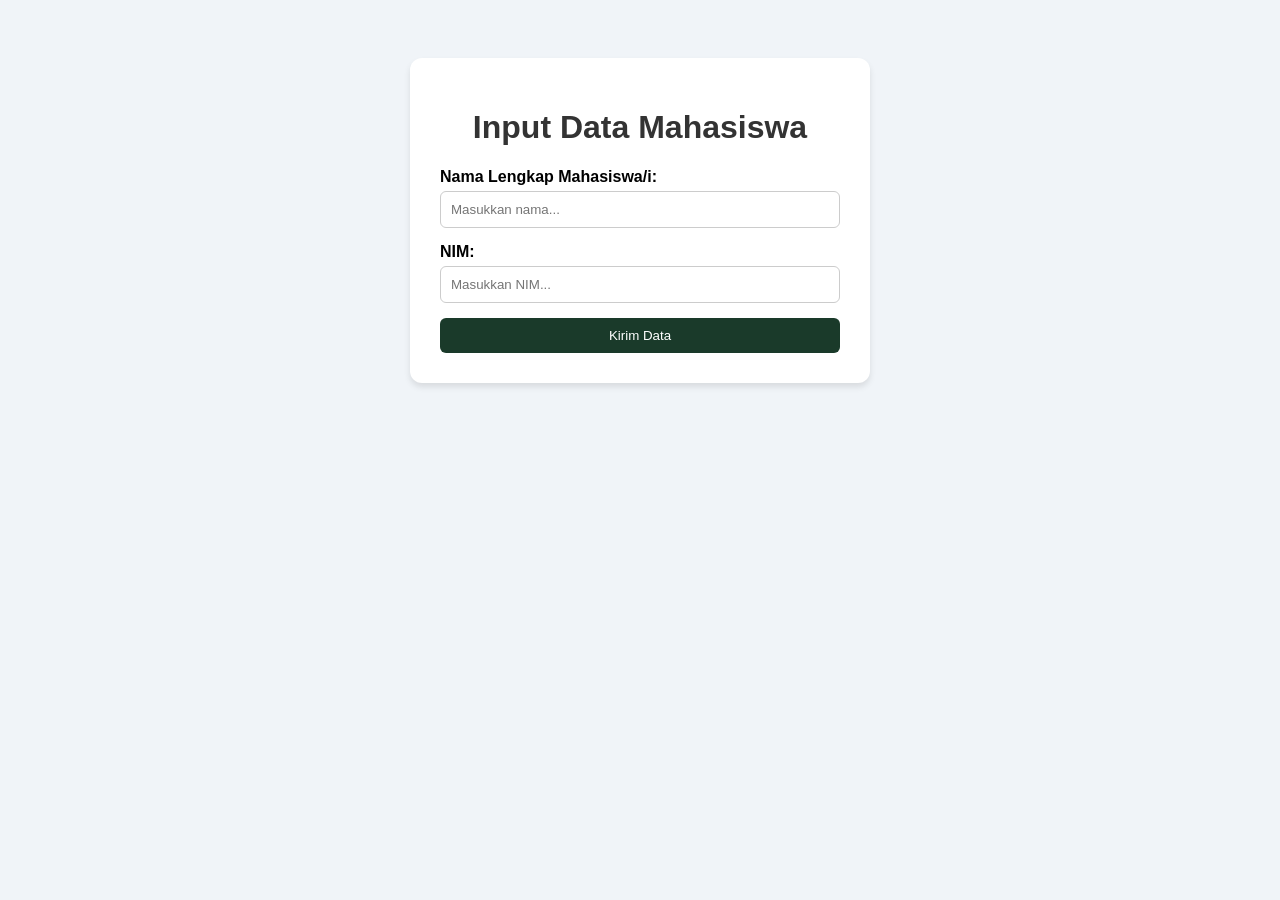
<file: modul 3/index.html>
<!DOCTYPE html>
<html lang="id">
<head>
    <meta charset="UTF-8">
    <meta name="viewport" content="width=device-width, initial-scale=1.0">
    <title>Tugas Modul 3 - Form Data</title>
    <link rel="stylesheet" href="style.css">
    <script src="script.js"></script>
</head>
<body>
    <div class="container">
        <h1>Input Data Mahasiswa</h1>
        <form id="mahasiswaForm">
            <div class="form-group">
                <label for="nama">Nama Lengkap Mahasiswa/i:</label>
                <input type="text" id="nama" placeholder="Masukkan nama..." required>
            </div>
            <div class="form-group">
                <label for="nim">NIM:</label>
                <input type="text" id="nim" placeholder="Masukkan NIM..." required>
            </div>
            <button type="submit" id="btnSubmit">Kirim Data</button>
        </form>

        <div id="displayArea" class="hidden">
            <h3>Hasil Pengiriman:</h3>
            <p id="resNama"></p>
            <p id="resNim"></p>
        </div>
    </div>

    <script src="script.js"></script>
</body>
</html>
</file>
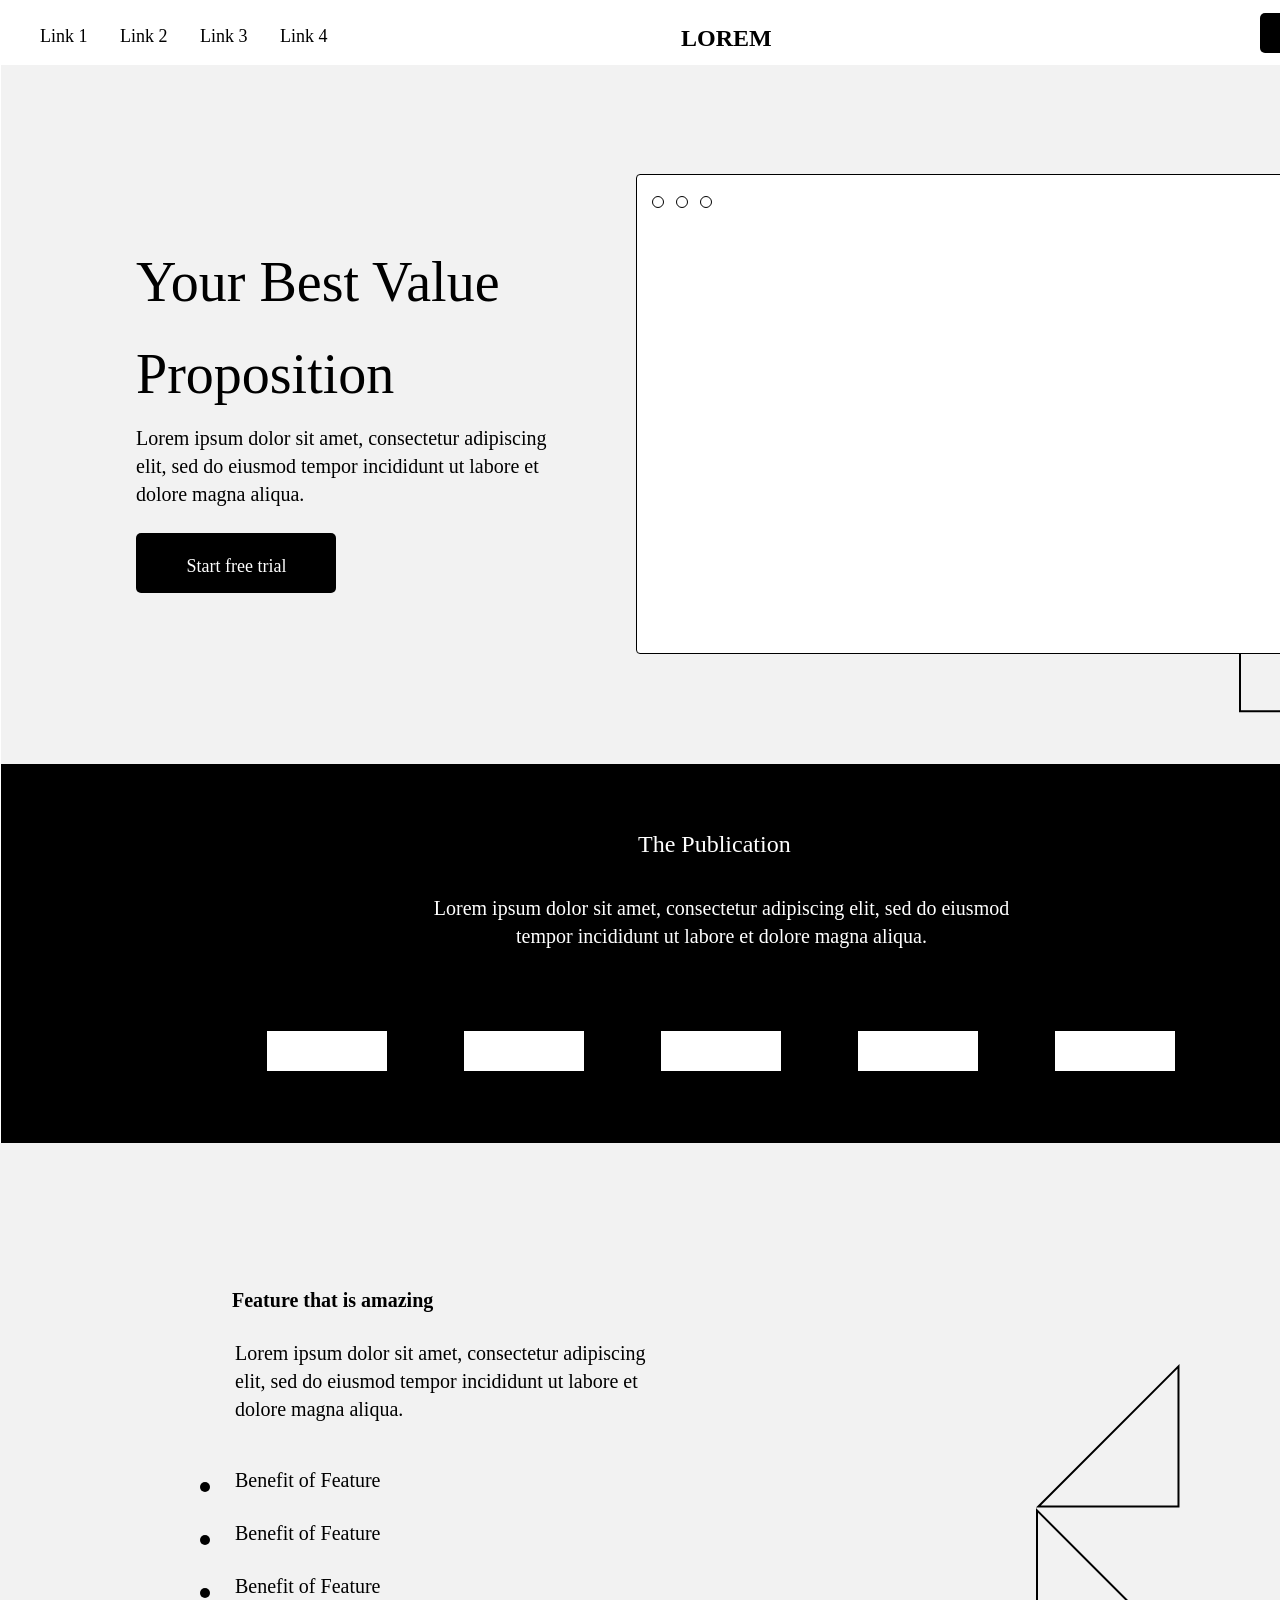
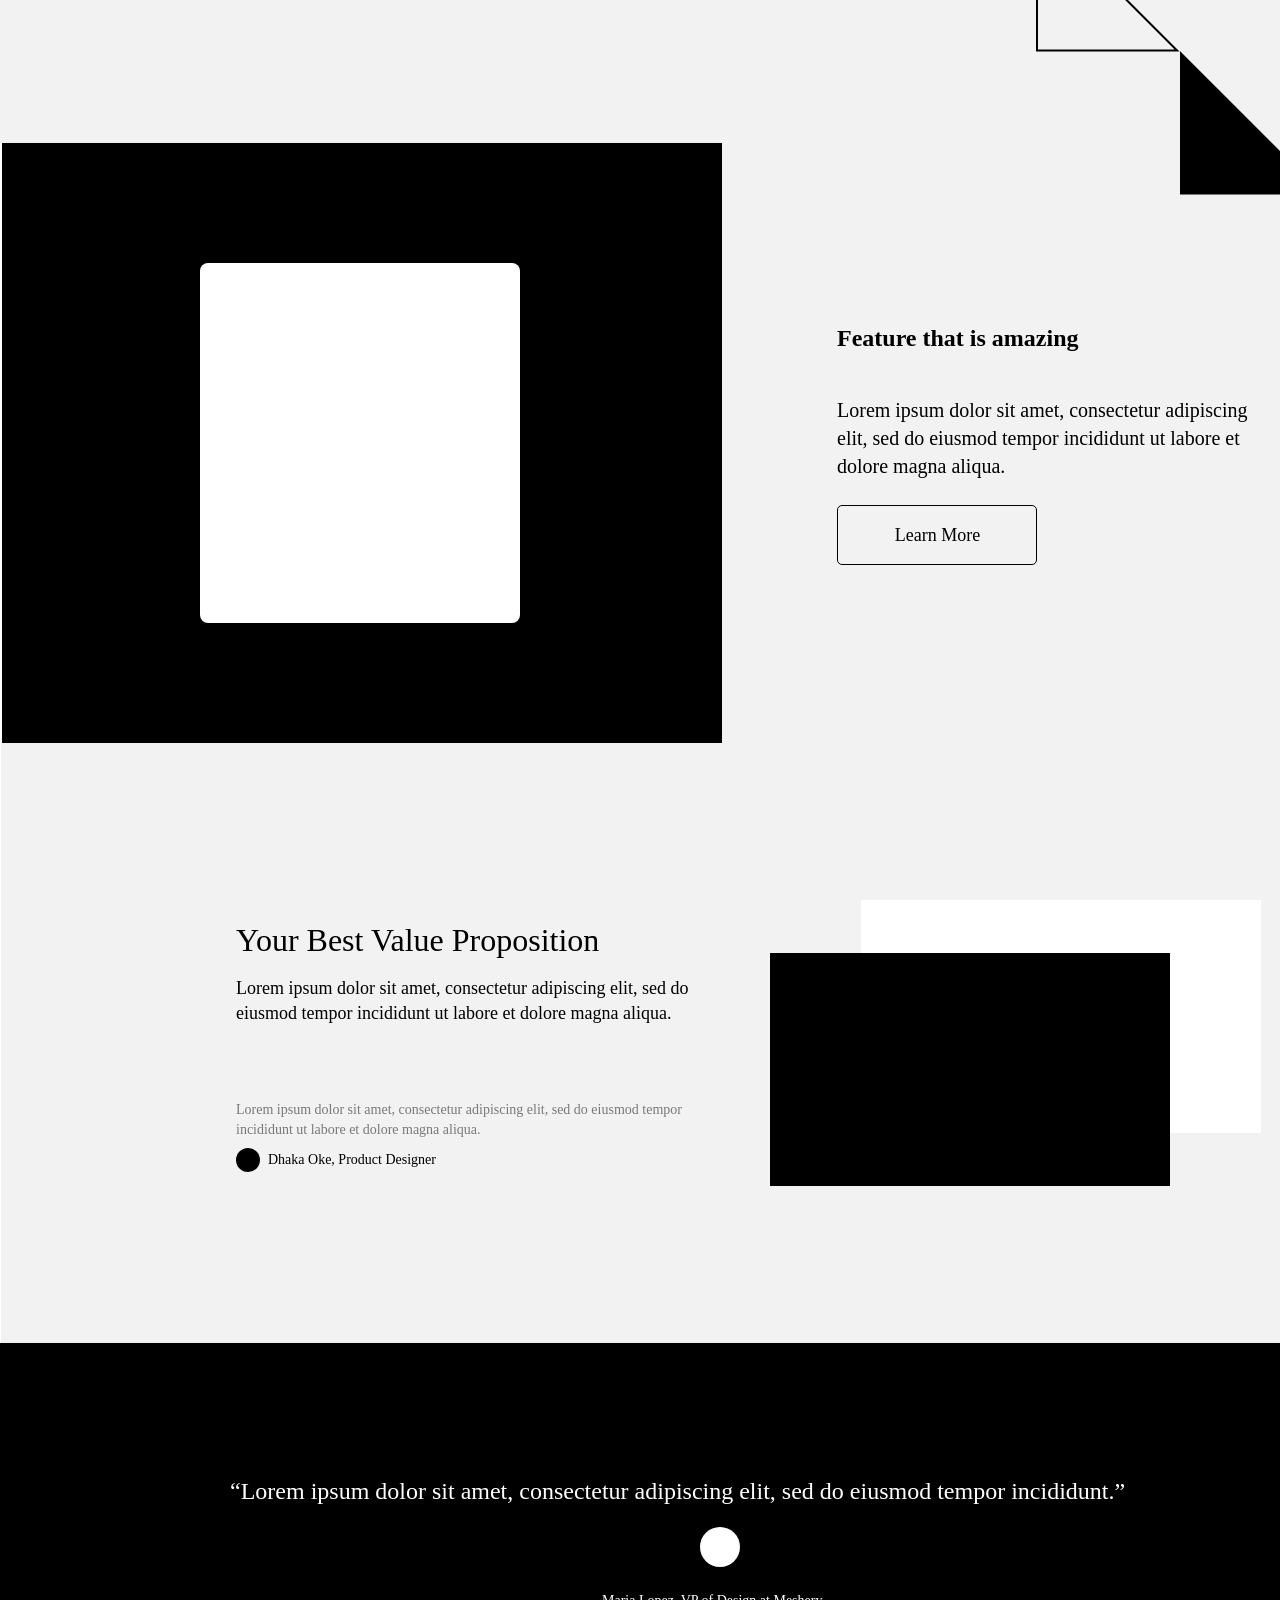
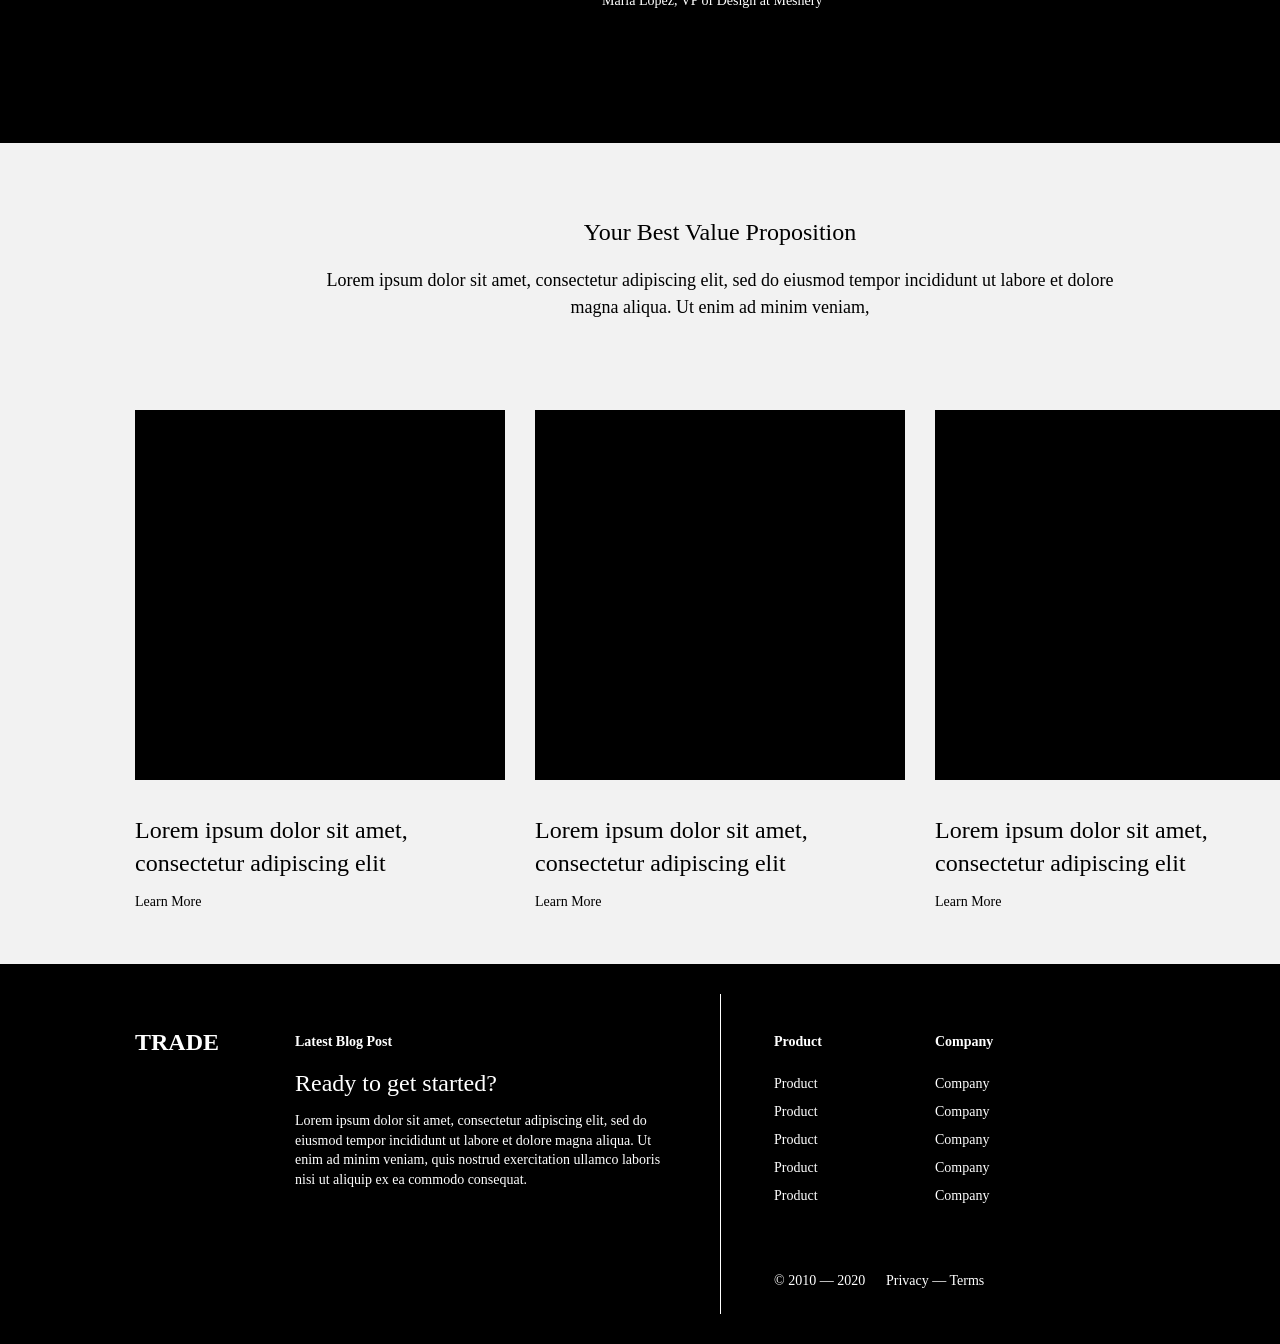
<file: UTS copy lama/index.html>
<!DOCTYPE html>
<html lang="id">
<head>
<meta charset="UTF-8">
<meta name="viewport" content="width=device-width, initial-scale=1.0">
<title>KimiaDasar — Struktur Atom & Ikatan Kimia</title>
<link rel="preconnect" href="https://fonts.googleapis.com">
<link rel="preconnect" href="https://fonts.gstatic.com" crossorigin>
<link href="https://fonts.googleapis.com/css2?family=DM+Serif+Display:ital@0;1&family=DM+Sans:wght@300;400;500;600&display=swap" rel="stylesheet">
<link rel="stylesheet" href="style.css">
</head>
<body>
<div data-layer="Landing Page WIREFRAME" class="LandingPageWireframe" style="width: 1442px; height: 4544px; position: relative; background: white; overflow: hidden">
  <div data-layer="09 Footer Blog Post" class="FooterBlogPost" style="width: 1440px; height: 380px; left: 0px; top: 4164px; position: absolute">
    <div data-layer="Background" class="Background" style="width: 1440px; height: 380px; left: 0px; top: 0px; position: absolute; background: black"></div>
    <div data-layer="Logo" class="Logo" style="left: 135px; top: 59px; position: absolute; text-align: center; color: white; font-size: 24px; font-family: Roboto; font-weight: 700; text-transform: uppercase; word-wrap: break-word">Trade</div>
    <div data-layer="Copyright" class="Copyright" style="left: 774px; top: 307px; position: absolute; text-align: center; color: white; font-size: 14px; font-family: Roboto; font-weight: 400; line-height: 19.69px; word-wrap: break-word">© 2010 — 2020</div>
    <div data-layer="Link" class="Link" style="left: 886px; top: 307px; position: absolute; text-align: center; color: white; font-size: 14px; font-family: Roboto; font-weight: 400; line-height: 19.69px; word-wrap: break-word">Privacy — Terms</div>
    <div data-svg-wrapper data-layer="Divider" class="Divider" style="left: 720px; top: 30px; position: absolute">
      <svg width="1" height="320" viewBox="0 0 1 320" fill="none" xmlns="http://www.w3.org/2000/svg">
      <path d="M0.5 0V320" stroke="white"/>
      </svg>
    </div>
    <div data-layer="Link" class="Link" style="left: 774px; top: 68px; position: absolute; color: white; font-size: 14px; font-family: Roboto; font-weight: 700; line-height: 19.69px; word-wrap: break-word">Product</div>
    <div data-layer="Link" class="Link" style="left: 774px; top: 110px; position: absolute; color: white; font-size: 14px; font-family: Roboto; font-weight: 400; line-height: 19.69px; word-wrap: break-word">Product</div>
    <div data-layer="Link" class="Link" style="left: 774px; top: 138px; position: absolute; color: white; font-size: 14px; font-family: Roboto; font-weight: 400; line-height: 19.69px; word-wrap: break-word">Product</div>
    <div data-layer="Link" class="Link" style="left: 774px; top: 166px; position: absolute; color: white; font-size: 14px; font-family: Roboto; font-weight: 400; line-height: 19.69px; word-wrap: break-word">Product</div>
    <div data-layer="Link" class="Link" style="left: 774px; top: 194px; position: absolute; color: white; font-size: 14px; font-family: Roboto; font-weight: 400; line-height: 19.69px; word-wrap: break-word">Product</div>
    <div data-layer="Link" class="Link" style="left: 774px; top: 222px; position: absolute; color: white; font-size: 14px; font-family: Roboto; font-weight: 400; line-height: 19.69px; word-wrap: break-word">Product</div>
    <div data-layer="Link" class="Link" style="left: 935px; top: 110px; position: absolute; color: white; font-size: 14px; font-family: Roboto; font-weight: 400; line-height: 19.69px; word-wrap: break-word">Company</div>
    <div data-layer="Link" class="Link" style="left: 935px; top: 138px; position: absolute; color: white; font-size: 14px; font-family: Roboto; font-weight: 400; line-height: 19.69px; word-wrap: break-word">Company</div>
    <div data-layer="Link" class="Link" style="left: 935px; top: 166px; position: absolute; color: white; font-size: 14px; font-family: Roboto; font-weight: 400; line-height: 19.69px; word-wrap: break-word">Company</div>
    <div data-layer="Link" class="Link" style="left: 935px; top: 194px; position: absolute; color: white; font-size: 14px; font-family: Roboto; font-weight: 400; line-height: 19.69px; word-wrap: break-word">Company</div>
    <div data-layer="Link" class="Link" style="left: 935px; top: 222px; position: absolute; color: white; font-size: 14px; font-family: Roboto; font-weight: 400; line-height: 19.69px; word-wrap: break-word">Company</div>
    <div data-layer="Link" class="Link" style="left: 935px; top: 68px; position: absolute; color: white; font-size: 14px; font-family: Roboto; font-weight: 700; line-height: 19.69px; word-wrap: break-word">Company</div>
    <div data-layer="Summary" class="Summary" style="width: 370px; left: 295px; top: 147px; position: absolute; color: white; font-size: 14px; font-family: Roboto; font-weight: 400; line-height: 19.69px; word-wrap: break-word">Lorem ipsum dolor sit amet, consectetur adipiscing elit, sed do eiusmod tempor incididunt ut labore et dolore magna aliqua. Ut enim ad minim veniam, quis nostrud exercitation ullamco laboris nisi ut aliquip ex ea commodo consequat.</div>
    <div data-layer="Title" class="Title" style="left: 295px; top: 103px; position: absolute; color: white; font-size: 24px; font-family: Roboto; font-weight: 400; line-height: 33.75px; word-wrap: break-word">Ready to get started?</div>
    <div data-layer="Subtitle" class="Subtitle" style="left: 295px; top: 68px; position: absolute; color: white; font-size: 14px; font-family: Roboto; font-weight: 700; line-height: 19.69px; word-wrap: break-word">Latest Blog Post</div>
  </div>
  <div data-layer="08 Posts Square" class="PostsSquare" style="width: 1440px; height: 821px; left: 0px; top: 3343px; position: absolute">
    <div data-layer="Rectangle" class="Rectangle" style="width: 1440px; height: 821px; left: 0px; top: 0px; position: absolute; background: #F2F2F2"></div>
    <div data-layer="Title" class="Title" style="width: 422px; left: 509px; top: 70px; position: absolute; text-align: center; color: black; font-size: 24px; font-family: Roboto; font-weight: 400; word-wrap: break-word">Your Best Value Proposition</div>
    <div data-layer="Subtitle" class="Subtitle" style="width: 800px; left: 320px; top: 124px; position: absolute; text-align: center; color: black; font-size: 18px; font-family: Roboto; font-weight: 400; line-height: 27.42px; word-wrap: break-word">Lorem ipsum dolor sit amet, consectetur adipiscing elit, sed do eiusmod tempor incididunt ut labore et dolore magna aliqua. Ut enim ad minim veniam,</div>
    <div data-layer="Card Square" class="CardSquare" style="width: 370px; height: 502px; left: 135px; top: 267px; position: absolute">
      <div data-layer="Title" class="Title" style="width: 370px; left: 0px; top: 404px; position: absolute; color: black; font-size: 24px; font-family: Roboto; font-weight: 400; line-height: 32.63px; word-wrap: break-word">Lorem ipsum dolor sit amet, consectetur adipiscing elit</div>
      <div data-layer="Subtitle" class="Subtitle" style="width: 370px; left: 0px; top: 482px; position: absolute; color: black; font-size: 14px; font-family: Roboto; font-weight: 400; line-height: 19.03px; word-wrap: break-word">Learn More</div>
      <div data-layer="Media" class="Media" style="width: 370px; height: 370px; left: 0px; top: 0px; position: absolute; background: black"></div>
    </div>
    <div data-layer="Card Square" class="CardSquare" style="width: 370px; height: 502px; left: 535px; top: 267px; position: absolute">
      <div data-layer="Title" class="Title" style="width: 370px; left: 0px; top: 404px; position: absolute; color: black; font-size: 24px; font-family: Roboto; font-weight: 400; line-height: 32.63px; word-wrap: break-word">Lorem ipsum dolor sit amet, consectetur adipiscing elit</div>
      <div data-layer="Subtitle" class="Subtitle" style="width: 370px; left: 0px; top: 482px; position: absolute; color: black; font-size: 14px; font-family: Roboto; font-weight: 400; line-height: 19.03px; word-wrap: break-word">Learn More</div>
      <div data-layer="Media" class="Media" style="width: 370px; height: 370px; left: 0px; top: 0px; position: absolute; background: black"></div>
    </div>
    <div data-layer="Card Square" class="CardSquare" style="width: 370px; height: 502px; left: 935px; top: 267px; position: absolute">
      <div data-layer="Title" class="Title" style="width: 370px; left: 0px; top: 404px; position: absolute; color: black; font-size: 24px; font-family: Roboto; font-weight: 400; line-height: 32.63px; word-wrap: break-word">Lorem ipsum dolor sit amet, consectetur adipiscing elit</div>
      <div data-layer="Subtitle" class="Subtitle" style="width: 370px; left: 0px; top: 482px; position: absolute; color: black; font-size: 14px; font-family: Roboto; font-weight: 400; line-height: 19.03px; word-wrap: break-word">Learn More</div>
      <div data-layer="Media" class="Media" style="width: 370px; height: 370px; left: 0px; top: 0px; position: absolute; background: black"></div>
    </div>
  </div>
  <div data-layer="07 Testimonial "Quote"" class="TestimonialQuote" style="width: 1440px; height: 400px; left: 0px; top: 2943px; position: absolute">
    <div data-layer="Background" class="Background" style="width: 1440px; height: 400px; left: 0px; top: 0px; position: absolute; background: black"></div>
    <div data-layer="Person Name" class="PersonName" style="left: 602px; top: 248px; position: absolute; text-align: center; color: white; font-size: 14px; font-family: Roboto; font-weight: 400; line-height: 19.03px; word-wrap: break-word">Maria Lopez, VP of Design at Meshery</div>
    <div data-svg-wrapper data-layer="Media Person" class="MediaPerson" style="left: 700px; top: 184px; position: absolute">
      <svg width="40" height="40" viewBox="0 0 40 40" fill="none" xmlns="http://www.w3.org/2000/svg">
      <circle cx="20" cy="20" r="20" fill="white"/>
      </svg>
    </div>
    <div data-layer="Quote Text" class="QuoteText" style="left: 230px; top: 132px; position: absolute; text-align: center; color: white; font-size: 24px; font-family: Roboto; font-weight: 400; line-height: 32.63px; word-wrap: break-word">“Lorem ipsum dolor sit amet, consectetur adipiscing elit, sed do eiusmod tempor incididunt.”</div>
  </div>
  <div data-layer="06 Feature Quote Left" class="FeatureQuoteLeft" style="width: 1440px; height: 600px; left: 1px; top: 2343px; position: absolute">
    <div data-layer="Background" class="Background" style="width: 1440px; height: 600px; left: 0px; top: 0px; position: absolute; background: #F2F2F2"></div>
    <div data-layer="Rectangle" class="Rectangle" style="width: 400px; height: 232.68px; left: 860px; top: 157px; position: absolute; background: white"></div>
    <div data-layer="Rectangle" class="Rectangle" style="width: 400px; height: 232.68px; left: 769px; top: 210.32px; position: absolute; background: black"></div>
    <div data-svg-wrapper data-layer="Ellipse" class="Ellipse" style="left: 235px; top: 405px; position: absolute">
      <svg width="24" height="24" viewBox="0 0 24 24" fill="none" xmlns="http://www.w3.org/2000/svg">
      <circle cx="12" cy="12" r="12" fill="black"/>
      </svg>
    </div>
    <div data-layer="Dhaka Oke, Product Designer" class="DhakaOkeProductDesigner" style="left: 267px; top: 407px; position: absolute; justify-content: center; display: flex; flex-direction: column; color: black; font-size: 14px; font-family: Roboto; font-weight: 400; line-height: 19.03px; word-wrap: break-word">Dhaka Oke, Product Designer</div>
    <div data-layer="Customer Quote" class="CustomerQuote" style="width: 470px; left: 235px; top: 357px; position: absolute; color: rgba(0, 0, 0, 0.50); font-size: 14px; font-family: Roboto; font-weight: 400; line-height: 19.69px; word-wrap: break-word">Lorem ipsum dolor sit amet, consectetur adipiscing elit, sed do eiusmod tempor incididunt ut labore et dolore magna aliqua.</div>
    <div data-layer="Your Best Value Proposition" class="YourBestValueProposition" style="width: 422px; left: 235px; top: 171px; position: absolute; color: black; font-size: 32px; font-family: Roboto; font-weight: 400; word-wrap: break-word">Your Best Value Proposition</div>
    <div data-layer="Lorem ipsum dolor sit amet, consectetur adipiscing elit, sed do eiusmod tempor incididunt ut labore et dolore magna aliqua." class="LoremIpsumDolorSitAmetConsecteturAdipiscingElitSedDoEiusmodTemporIncididuntUtLaboreEtDoloreMagnaAliqua" style="width: 470px; left: 235px; top: 233px; position: absolute; color: black; font-size: 18px; font-family: Roboto; font-weight: 400; line-height: 25.31px; word-wrap: break-word">Lorem ipsum dolor sit amet, consectetur adipiscing elit, sed do eiusmod tempor incididunt ut labore et dolore magna aliqua.</div>
  </div>
  <div data-layer="05 Feature Split Right" class="FeatureSplitRight" style="width: 1440px; height: 600px; left: 2px; top: 1743px; position: absolute">
    <div data-layer="Background" class="Background" style="width: 1440px; height: 600px; left: 0px; top: 0px; position: absolute; background: #F2F2F2"></div>
    <div data-layer="Media Background" class="MediaBackground" style="width: 720px; height: 600px; left: 0px; top: 0px; position: absolute; background: black"></div>
    <div data-layer="Media Object" class="MediaObject" style="width: 320px; height: 360px; left: 198px; top: 120px; position: absolute; background: white; border-radius: 8px"></div>
    <div data-layer="Button Secondary" class="ButtonSecondary" style="width: 200px; height: 60px; left: 835px; top: 362px; position: absolute">
      <div data-layer="Background" class="Background" style="width: 200px; height: 60px; left: 0px; top: 0px; position: absolute; border-radius: 5px; border: 1px black solid"></div>
      <div data-layer="Text" class="Text" style="width: 167px; left: 17px; top: 18px; position: absolute; text-align: center; justify-content: center; display: flex; flex-direction: column; color: black; font-size: 18px; font-family: Roboto; font-weight: 400; line-height: 24.26px; word-wrap: break-word">Learn More</div>
    </div>
    <div data-layer="Subtitle" class="Subtitle" style="width: 422px; left: 835px; top: 253px; position: absolute; color: black; font-size: 20px; font-family: Roboto; font-weight: 400; line-height: 28.13px; word-wrap: break-word">Lorem ipsum dolor sit amet, consectetur adipiscing elit, sed do eiusmod tempor incididunt ut labore et dolore magna aliqua.</div>
    <div data-layer="Title" class="Title" style="left: 835px; top: 179px; position: absolute; color: black; font-size: 24px; font-family: Roboto; font-weight: 700; line-height: 33.75px; word-wrap: break-word">Feature that is amazing</div>
  </div>
  <div data-layer="04 Feature List Left" class="FeatureListLeft" style="width: 1440px; height: 600px; left: 0px; top: 1143px; position: absolute">
    <div data-layer="Background" class="Background" style="width: 1440px; height: 600px; left: 0px; top: 0px; position: absolute; background: #F2F2F2"></div>
    <div data-layer="Subtitle" class="Subtitle" style="width: 422px; left: 235px; top: 196px; position: absolute; color: black; font-size: 20px; font-family: Roboto; font-weight: 400; line-height: 28.13px; word-wrap: break-word">Lorem ipsum dolor sit amet, consectetur adipiscing elit, sed do eiusmod tempor incididunt ut labore et dolore magna aliqua.</div>
    <div data-layer="Title" class="Title" style="left: 232px; top: 143px; position: absolute; color: black; font-size: 20px; font-family: Roboto; font-weight: 700; line-height: 28.13px; word-wrap: break-word">Feature that is amazing</div>
    <div data-layer="List Item Text" class="ListItemText" style="left: 235px; top: 323px; position: absolute; color: black; font-size: 20px; font-family: Roboto; font-weight: 400; line-height: 28.13px; word-wrap: break-word">Benefit of Feature</div>
    <div data-svg-wrapper data-layer="Ellipse" class="Ellipse" style="left: 200px; top: 331px; position: absolute">
      <svg width="10" height="10" viewBox="0 0 10 10" fill="none" xmlns="http://www.w3.org/2000/svg">
      <circle cx="5" cy="5" r="5" fill="black"/>
      </svg>
    </div>
    <div data-layer="List Item Text" class="ListItemText" style="left: 235px; top: 376px; position: absolute; color: black; font-size: 20px; font-family: Roboto; font-weight: 400; line-height: 28.13px; word-wrap: break-word">Benefit of Feature</div>
    <div data-svg-wrapper data-layer="Ellipse" class="Ellipse" style="left: 200px; top: 384px; position: absolute">
      <svg width="10" height="10" viewBox="0 0 10 10" fill="none" xmlns="http://www.w3.org/2000/svg">
      <circle cx="5" cy="5" r="5" fill="black"/>
      </svg>
    </div>
    <div data-layer="List Item Text" class="ListItemText" style="left: 235px; top: 429px; position: absolute; color: black; font-size: 20px; font-family: Roboto; font-weight: 400; line-height: 28.13px; word-wrap: break-word">Benefit of Feature</div>
    <div data-svg-wrapper data-layer="Ellipse" class="Ellipse" style="left: 200px; top: 437px; position: absolute">
      <svg width="10" height="10" viewBox="0 0 10 10" fill="none" xmlns="http://www.w3.org/2000/svg">
      <circle cx="5" cy="5" r="5" fill="black"/>
      </svg>
    </div>
    <div data-svg-wrapper data-layer="Vector" class="Vector" style="left: 1179.96px; top: 508.45px; position: absolute">
      <svg width="144" height="144" viewBox="0 0 144 144" fill="none" xmlns="http://www.w3.org/2000/svg">
      <path d="M1 2.41443L141.067 142.482H1L1 2.41443Z" fill="black" stroke="black" stroke-width="2"/>
      </svg>
    </div>
    <div data-svg-wrapper data-layer="Vector" class="Vector" style="left: 1036.48px; top: 364.96px; position: absolute">
      <svg width="144" height="144" viewBox="0 0 144 144" fill="none" xmlns="http://www.w3.org/2000/svg">
      <path d="M1 2.41443L141.067 142.482H1L1 2.41443Z" stroke="black" stroke-width="2"/>
      </svg>
    </div>
    <div data-svg-wrapper data-layer="Vector" class="Vector" style="left: 1036.48px; top: 221.48px; position: absolute">
      <svg width="144" height="144" viewBox="0 0 144 144" fill="none" xmlns="http://www.w3.org/2000/svg">
      <path d="M2.41443 142.482L142.482 2.41443L142.482 142.482L2.41443 142.482Z" stroke="black" stroke-width="2"/>
      </svg>
    </div>
  </div>
  <div data-layer="03 Testimonial Social" class="TestimonialSocial" style="width: 1440px; height: 379px; left: 1px; top: 764px; position: absolute">
    <div data-layer="Background" class="Background" style="width: 1440px; height: 379px; left: 0px; top: 0px; position: absolute; background: black"></div>
    <div data-layer="Subtitle" class="Subtitle" style="left: 637px; top: 64px; position: absolute; text-align: center; color: white; font-size: 24px; font-family: Roboto; font-weight: 400; line-height: 33.75px; word-wrap: break-word">The Publication</div>
    <div data-layer="Subtitle" class="Subtitle" style="width: 619px; left: 411px; top: 130px; position: absolute; text-align: center; color: white; font-size: 20px; font-family: Roboto; font-weight: 400; line-height: 28.13px; word-wrap: break-word">Lorem ipsum dolor sit amet, consectetur adipiscing elit, sed do eiusmod tempor incididunt ut labore et dolore magna aliqua.</div>
    <div data-layer="Rectangle" class="Rectangle" style="width: 120px; height: 40px; left: 857px; top: 267px; position: absolute; background: white"></div>
    <div data-layer="Rectangle" class="Rectangle" style="width: 120px; height: 40px; left: 1054px; top: 267px; position: absolute; background: white"></div>
    <div data-layer="Rectangle" class="Rectangle" style="width: 120px; height: 40px; left: 660px; top: 267px; position: absolute; background: white"></div>
    <div data-layer="Rectangle" class="Rectangle" style="width: 120px; height: 40px; left: 463px; top: 267px; position: absolute; background: white"></div>
    <div data-layer="Rectangle" class="Rectangle" style="width: 120px; height: 40px; left: 266px; top: 267px; position: absolute; background: white"></div>
  </div>
  <div data-layer="02 Hero" class="Hero" style="width: 1440px; height: 700px; left: 1px; top: 64px; position: absolute">
    <div data-layer="Background" class="Background" style="width: 1440px; height: 700px; left: 0px; top: 0px; position: absolute; background: #F2F2F2"></div>
    <div data-svg-wrapper data-layer="Vector" class="Vector" style="left: 1412.40px; top: 648.60px; position: absolute">
      <svg width="29" height="175" viewBox="0 0 29 175" fill="none" xmlns="http://www.w3.org/2000/svg">
      <path d="M1 2.41388L171.786 173.2H1L1 2.41388Z" fill="#F2F2F2" stroke="black" stroke-width="2"/>
      </svg>
    </div>
    <div data-svg-wrapper data-layer="Vector" class="Vector" style="left: 1238.20px; top: 474.40px; position: absolute">
      <svg width="175" height="175" viewBox="0 0 175 175" fill="none" xmlns="http://www.w3.org/2000/svg">
      <path d="M1 2.41388L171.786 173.2H1L1 2.41388Z" fill="#F2F2F2" stroke="black" stroke-width="2"/>
      </svg>
    </div>
    <div data-svg-wrapper data-layer="Vector" class="Vector" style="left: 1238.20px; top: 300.20px; position: absolute">
      <svg width="175" height="175" viewBox="0 0 175 175" fill="none" xmlns="http://www.w3.org/2000/svg">
      <path d="M2.41382 173.2L173.2 2.41388L173.2 173.2L2.41382 173.2Z" fill="#F2F2F2" stroke="black" stroke-width="2"/>
      </svg>
    </div>
    <div data-layer="Background" class="Background" style="width: 670px; height: 480px; left: 635px; top: 110px; position: absolute; background: white; border-radius: 4px; border: 1px black solid"></div>
    <div data-svg-wrapper data-layer="Button" class="Button" style="left: 651px; top: 126px; position: absolute">
      <svg width="12" height="12" viewBox="0 0 12 12" fill="none" xmlns="http://www.w3.org/2000/svg">
      <circle cx="6" cy="6" r="5.5" stroke="black"/>
      </svg>
    </div>
    <div data-svg-wrapper data-layer="Button" class="Button" style="left: 675px; top: 126px; position: absolute">
      <svg width="12" height="12" viewBox="0 0 12 12" fill="none" xmlns="http://www.w3.org/2000/svg">
      <circle cx="6" cy="6" r="5.5" stroke="black"/>
      </svg>
    </div>
    <div data-svg-wrapper data-layer="Button" class="Button" style="left: 699px; top: 126px; position: absolute">
      <svg width="12" height="12" viewBox="0 0 12 12" fill="none" xmlns="http://www.w3.org/2000/svg">
      <circle cx="6" cy="6" r="5.5" stroke="black"/>
      </svg>
    </div>
    <div data-layer="Button Primary" class="ButtonPrimary" style="width: 200px; height: 60px; left: 135px; top: 469px; position: absolute">
      <div data-layer="Background" class="Background" style="width: 200px; height: 60px; left: 0px; top: 0px; position: absolute; background: black; border-radius: 5px"></div>
      <div data-layer="Text" class="Text" style="width: 151px; left: 25px; top: 19px; position: absolute; text-align: center; justify-content: center; display: flex; flex-direction: column; color: white; font-size: 18px; font-family: Roboto; font-weight: 400; word-wrap: break-word">Start free trial</div>
    </div>
    <div data-layer="Subtitle" class="Subtitle" style="width: 422px; left: 135px; top: 360px; position: absolute; color: black; font-size: 20px; font-family: Roboto; font-weight: 400; line-height: 28.13px; word-wrap: break-word">Lorem ipsum dolor sit amet, consectetur adipiscing elit, sed do eiusmod tempor incididunt ut labore et dolore magna aliqua.</div>
    <div data-layer="Title" class="Title" style="width: 399px; left: 135px; top: 172px; position: absolute; color: black; font-size: 56px; font-family: Roboto; font-weight: 500; word-wrap: break-word">Your Best Value Proposition</div>
  </div>
  <div data-layer="01 Naviation Split" class="NaviationSplit" style="width: 1440px; height: 64px; left: 0px; top: 1px; position: absolute">
    <div data-layer="Background" class="Background" style="width: 1440px; height: 64px; left: 0px; top: 0px; position: absolute; background: white"></div>
    <div data-layer="Link" class="Link" style="left: 40px; top: 21px; position: absolute; justify-content: center; display: flex; flex-direction: column; color: black; font-size: 18px; font-family: Roboto; font-weight: 400; word-wrap: break-word">Link 1</div>
    <div data-layer="Link" class="Link" style="left: 120px; top: 21px; position: absolute; justify-content: center; display: flex; flex-direction: column; color: black; font-size: 18px; font-family: Roboto; font-weight: 400; word-wrap: break-word">Link 2</div>
    <div data-layer="Link" class="Link" style="left: 200px; top: 21px; position: absolute; justify-content: center; display: flex; flex-direction: column; color: black; font-size: 18px; font-family: Roboto; font-weight: 400; word-wrap: break-word">Link 3</div>
    <div data-layer="Link" class="Link" style="left: 280px; top: 21px; position: absolute; justify-content: center; display: flex; flex-direction: column; color: black; font-size: 18px; font-family: Roboto; font-weight: 400; word-wrap: break-word">Link 4</div>
    <div data-layer="Logo" class="Logo" style="left: 681px; top: 18px; position: absolute; text-align: center; color: black; font-size: 24px; font-family: Roboto; font-weight: 700; text-transform: uppercase; word-wrap: break-word">LOREM</div>
    <div data-layer="Button Primary" class="ButtonPrimary" style="width: 140px; height: 40px; left: 1260px; top: 12px; position: absolute">
      <div data-layer="Background" class="Background" style="width: 140px; height: 40px; left: 0px; top: 0px; position: absolute; background: black; border-radius: 5px"></div>
      <div data-layer="Text" class="Text" style="width: 91px; left: 25px; top: 12px; position: absolute; text-align: center; justify-content: center; display: flex; flex-direction: column; color: white; font-size: 14px; font-family: Roboto; font-weight: 400; word-wrap: break-word">LOREM</div>
    </div>
  </div>
</div>
</body>
</html>
</file>
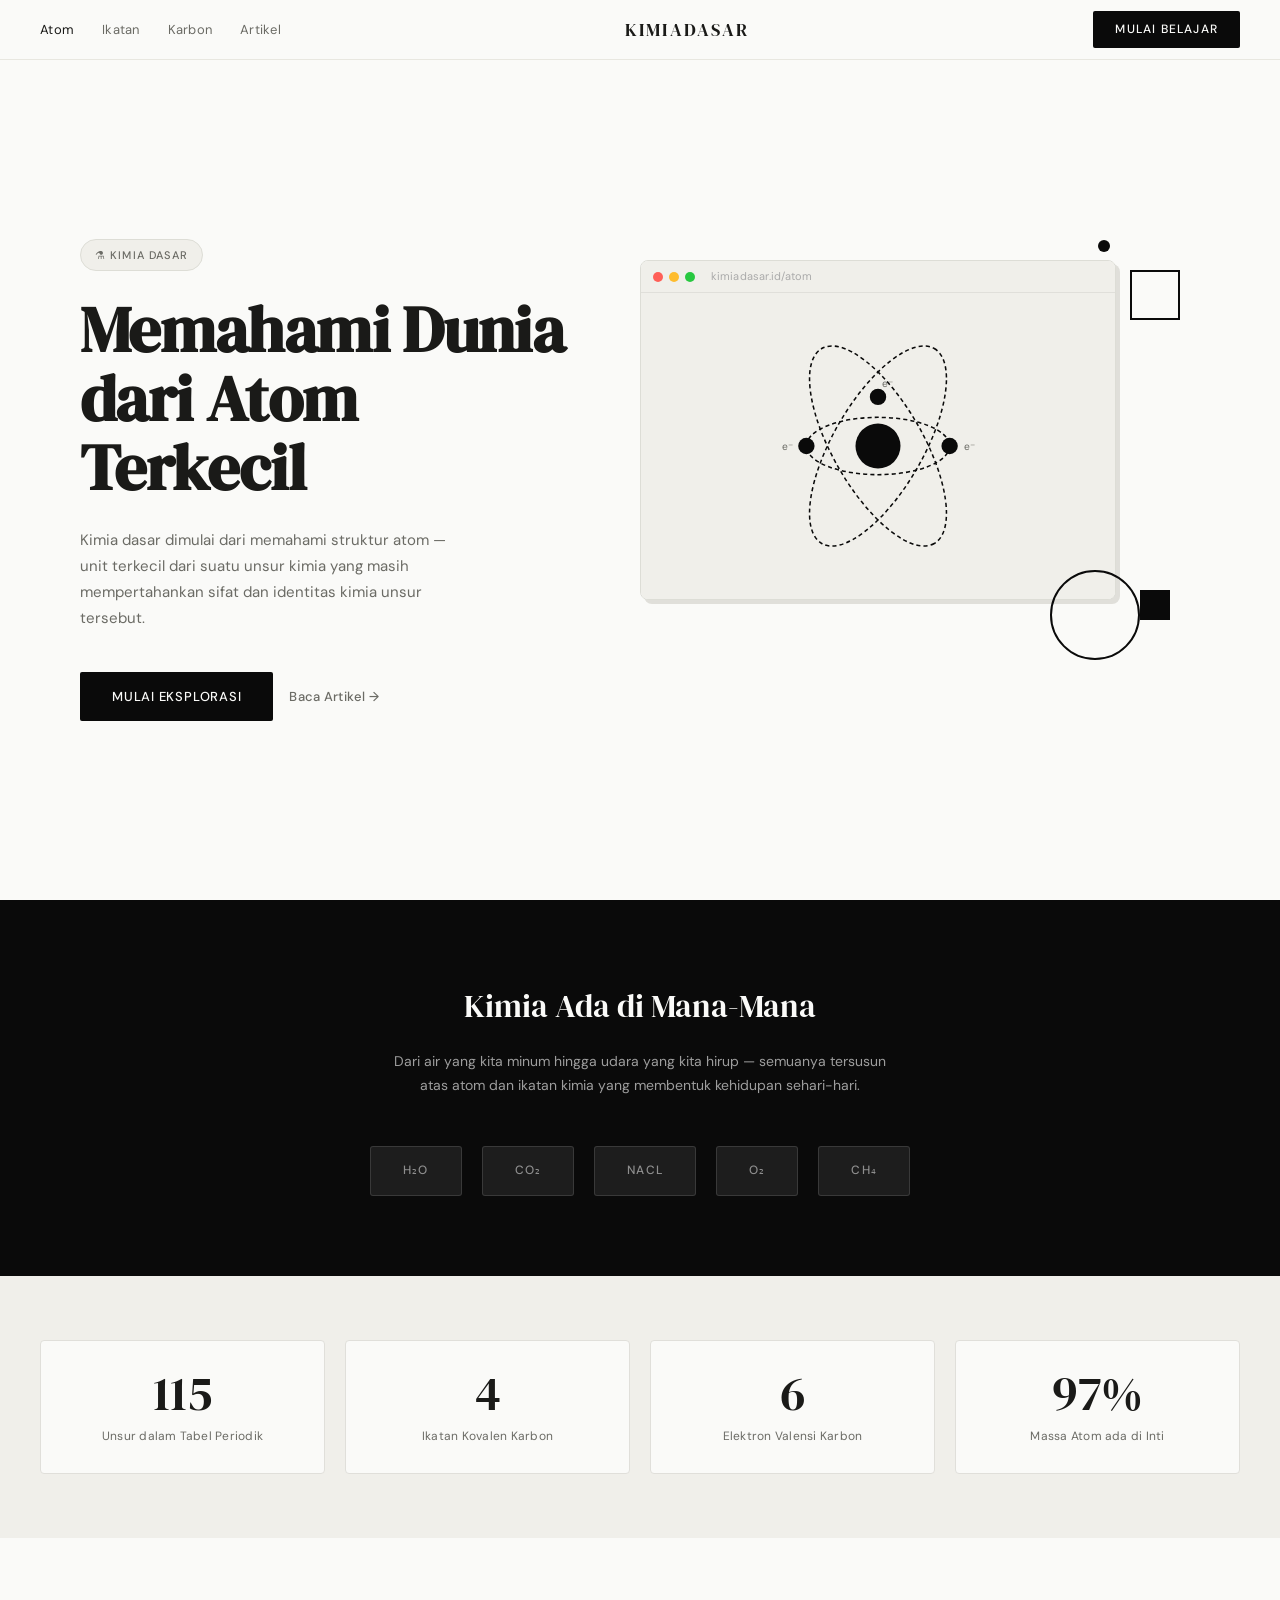
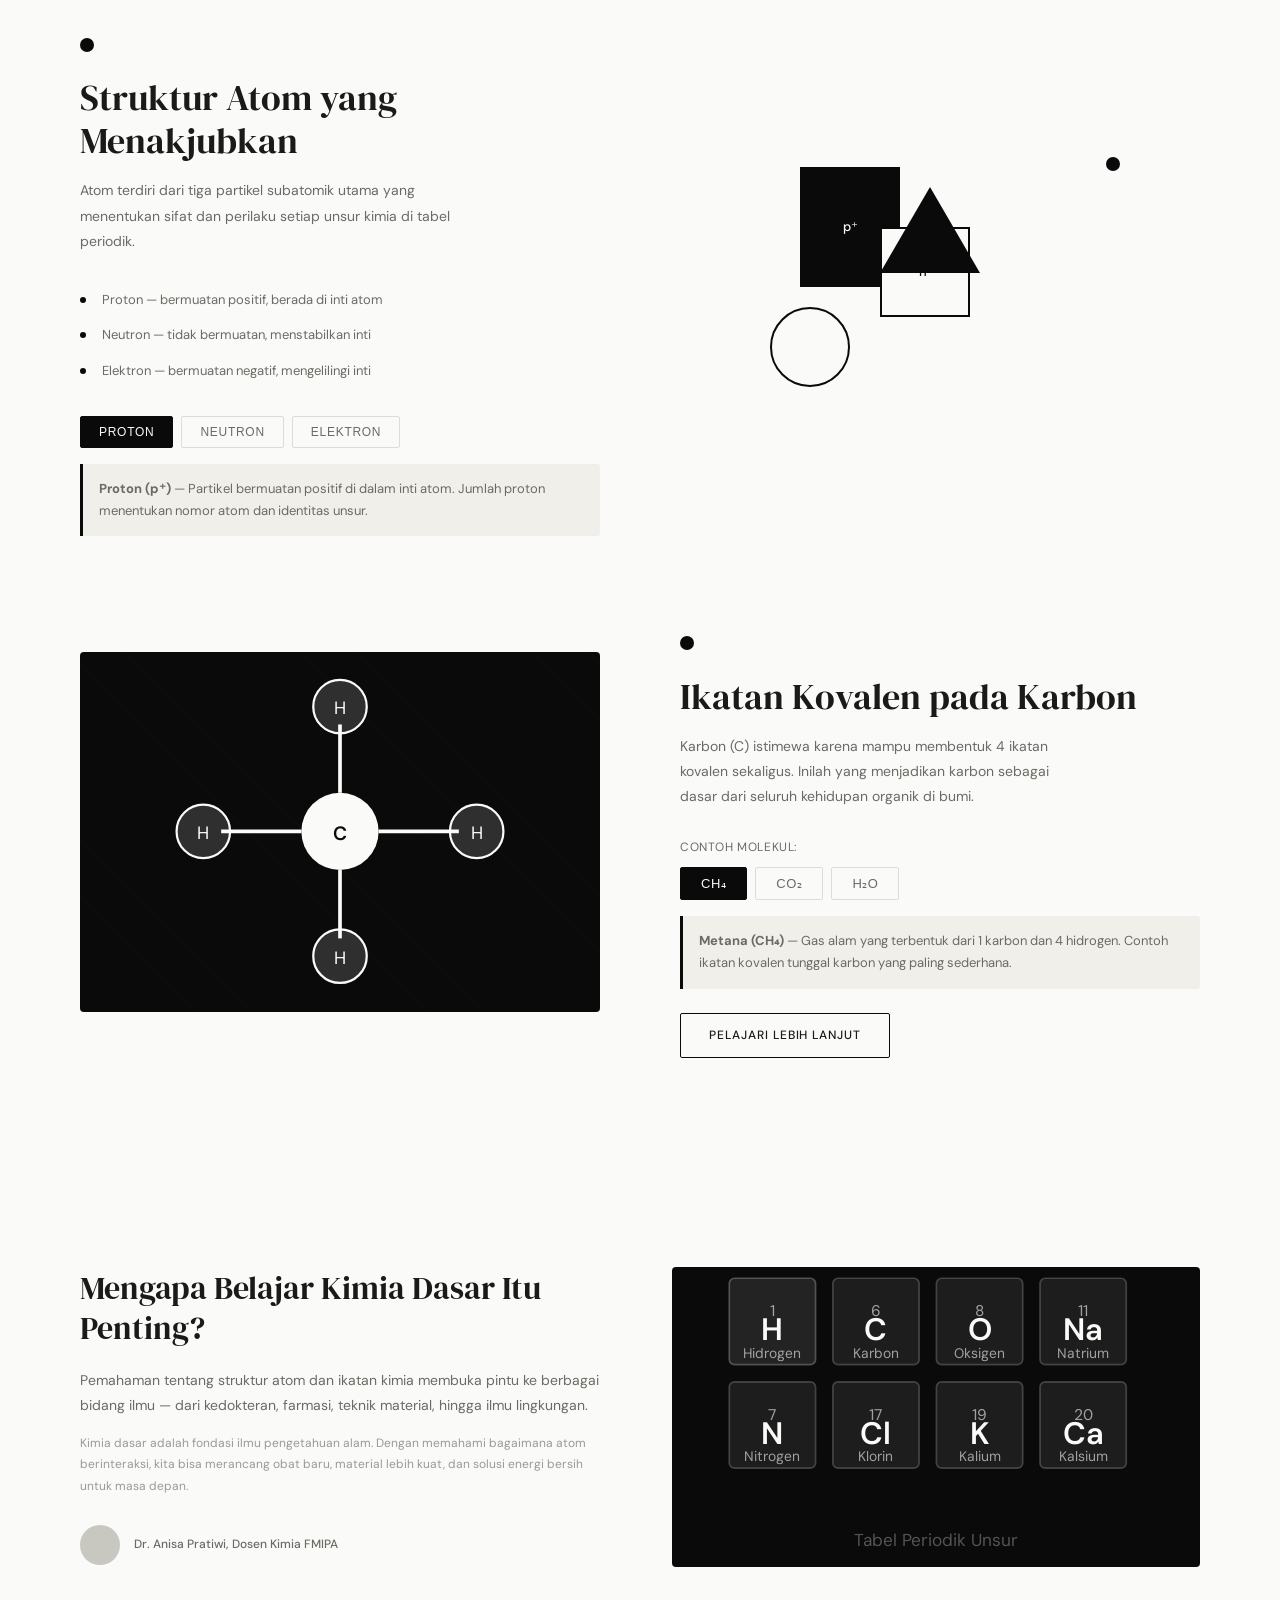
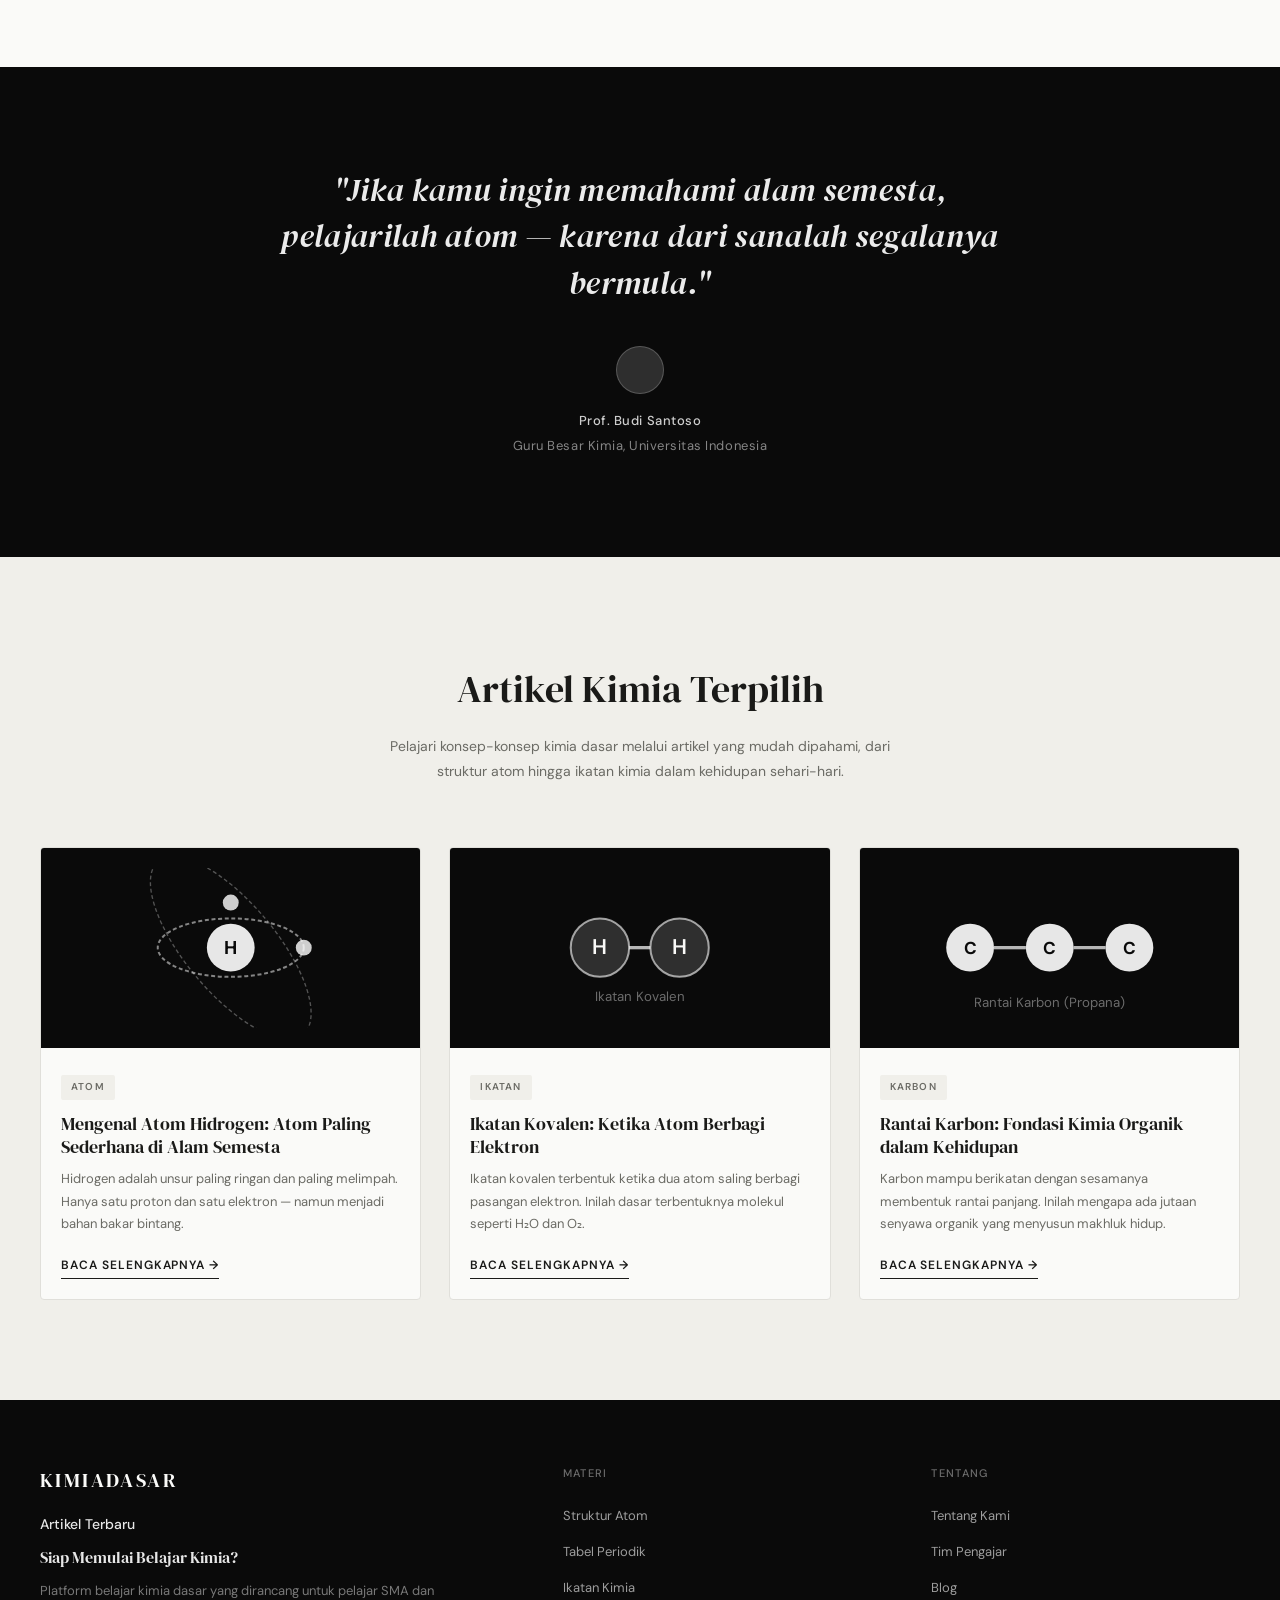
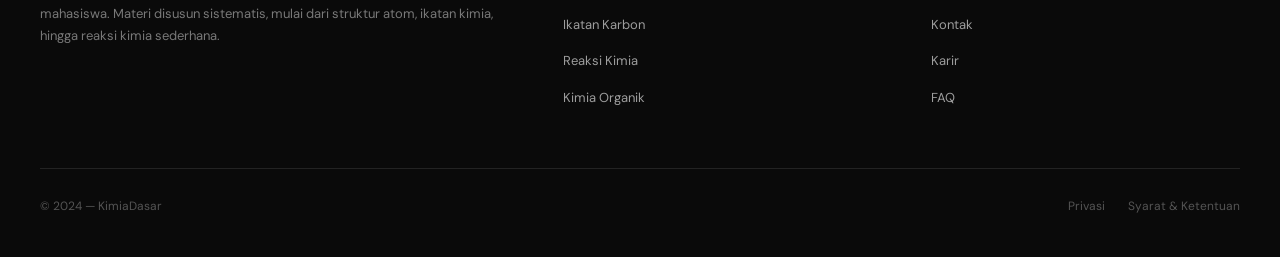
<file: UTS model lama/index.html>
<!DOCTYPE html>
<html lang="id">
<head>
<meta charset="UTF-8">
<meta name="viewport" content="width=device-width, initial-scale=1.0">
<title>KimiaDasar — Struktur Atom & Ikatan Kimia</title>
<link rel="preconnect" href="https://fonts.googleapis.com">
<link rel="preconnect" href="https://fonts.gstatic.com" crossorigin>
<link href="https://fonts.googleapis.com/css2?family=DM+Serif+Display:ital@0;1&family=DM+Sans:wght@300;400;500;600&display=swap" rel="stylesheet">
<link rel="stylesheet" href="style.css">
</head>
<body>

<!-- NAV -->
<nav id="navbar">
  <ul class="nav-links">
    <li><a href="#atom">Atom</a></li>
    <li><a href="#ikatan">Ikatan</a></li>
    <li><a href="#karbon">Karbon</a></li>
    <li><a href="#artikel">Artikel</a></li>
  </ul>
  <span class="nav-logo">KimiaDasar</span>
  <a href="#" class="nav-cta">Mulai Belajar</a>
  <button class="nav-hamburger" id="hamburger" aria-label="Menu">
    <span></span><span></span><span></span>
  </button>
</nav>

<div class="mobile-menu" id="mobileMenu">
  <a href="#atom">Atom</a>
  <a href="#ikatan">Ikatan</a>
  <a href="#karbon">Karbon</a>
  <a href="#artikel">Artikel</a>
  <a href="#" class="btn-primary" style="text-align:center">Mulai Belajar</a>
</div>

<!-- HERO -->
<section id="atom">
  <div class="hero">
    <div class="hero-text reveal">
      <span class="hero-badge">⚗ Kimia Dasar</span>
      <h1>Memahami Dunia dari Atom Terkecil</h1>
      <p>Kimia dasar dimulai dari memahami struktur atom — unit terkecil dari suatu unsur kimia yang masih mempertahankan sifat dan identitas kimia unsur tersebut.</p>
      <div class="hero-actions">
        <a href="#ikatan" class="btn-primary">Mulai Eksplorasi</a>
        <a href="#artikel" class="btn-ghost">Baca Artikel →</a>
      </div>
    </div>
    <div class="hero-visual reveal reveal-delay">
      <div class="browser-mockup">
        <div class="browser-bar">
          <div class="browser-dot dot-red"></div>
          <div class="browser-dot dot-yellow"></div>
          <div class="browser-dot dot-green"></div>
          <span class="browser-url">kimiadasar.id/atom</span>
        </div>
        <div class="browser-content">
          <svg viewBox="0 0 320 260" xmlns="http://www.w3.org/2000/svg" width="100%" height="100%">
            <circle cx="160" cy="130" r="22" fill="#0a0a0a"/>
            <!-- <text x="160" y="136" text-anchor="middle" fill="#fafaf8" font-size="11" font-family="DM Sans, sans-serif" font-weight="500">Neutron</text> -->
            <text x="160" y="136" text-anchor="middle" fill="#fafaf8" font-size="11" font-family="DM Sans, sans-serif" font-weight="500"></text>
            <ellipse cx="160" cy="130" rx="70" ry="28" fill="none" stroke="#0a0a0a" stroke-width="1.5" stroke-dasharray="4,3"/>
            <ellipse cx="160" cy="130" rx="110" ry="44" fill="none" stroke="#0a0a0a" stroke-width="1.5" stroke-dasharray="4,3" transform="rotate(60 160 130)"/>
            <ellipse cx="160" cy="130" rx="110" ry="44" fill="none" stroke="#0a0a0a" stroke-width="1.5" stroke-dasharray="4,3" transform="rotate(-60 160 130)"/>
            <circle class="electron e1" cx="230" cy="130" r="8" fill="#0a0a0a"/>
            <circle class="electron e2" cx="90" cy="130" r="8" fill="#0a0a0a"/>
            <circle class="electron e3" cx="160" cy="82" r="8" fill="#0a0a0a"/>
            <text x="244" y="134" fill="#6b6b65" font-size="10" font-family="DM Sans, sans-serif">e⁻</text>
            <text x="66" y="134" fill="#6b6b65" font-size="10" font-family="DM Sans, sans-serif">e⁻</text>
            <text x="164" y="72" fill="#6b6b65" font-size="10" font-family="DM Sans, sans-serif">e⁻</text>
          </svg>
        </div>
      </div>
      <div class="geo-circle shape-1"></div>
      <div class="geo-rect shape-2"></div>
      <div class="geo-fill shape-3"></div>
      <div class="geo-fill" style="position:absolute;width:12px;height:12px;border-radius:50%;top:0;right:90px;"></div>
    </div>
  </div>
</section>

<!-- DARK BAND -->
<section class="dark-band">
  <h2 class="reveal">Kimia Ada di Mana-Mana</h2>
  <p class="reveal">Dari air yang kita minum hingga udara yang kita hirup — semuanya tersusun atas atom dan ikatan kimia yang membentuk kehidupan sehari-hari.</p>
  <div class="logo-strip reveal">
    <div class="logo-pill" data-tooltip="Dua atom Hidrogen + satu Oksigen">H₂O</div>
    <div class="logo-pill" data-tooltip="Satu Karbon + dua Oksigen">CO₂</div>
    <div class="logo-pill" data-tooltip="Natrium + Klorida (Garam Dapur)">NaCl</div>
    <div class="logo-pill" data-tooltip="Dua atom Oksigen">O₂</div>
    <div class="logo-pill" data-tooltip="Satu Karbon + empat Hidrogen">CH₄</div>
  </div>
</section>

<!-- STAT CARDS -->
<section class="stats-section">
  <div class="stats-inner">
    <div class="stat-card reveal" data-count="118" data-suffix="">
      <span class="stat-number">0</span>
      <span class="stat-label">Unsur dalam Tabel Periodik</span>
    </div>
    <div class="stat-card reveal" data-count="4" data-suffix="">
      <span class="stat-number">0</span>
      <span class="stat-label">Ikatan Kovalen Karbon</span>
    </div>
    <div class="stat-card reveal" data-count="6" data-suffix="">
      <span class="stat-number">0</span>
      <span class="stat-label">Elektron Valensi Karbon</span>
    </div>
    <div class="stat-card reveal" data-count="99" data-suffix="%">
      <span class="stat-number">0</span>
      <span class="stat-label">Massa Atom ada di Inti</span>
    </div>
  </div>
</section>

<!-- FEATURE 1 -->
<section class="section-pad" id="ikatan">
  <div class="feature-row reveal">
    <div class="feature-text">
      <div class="gc-dot" style="position:relative;display:inline-block;margin-bottom:16px;"></div>
      <h3>Struktur Atom yang Menakjubkan</h3>
      <p>Atom terdiri dari tiga partikel subatomik utama yang menentukan sifat dan perilaku setiap unsur kimia di tabel periodik.</p>
      <ul class="benefit-list">
        <li>Proton — bermuatan positif, berada di inti atom</li>
        <li>Neutron — tidak bermuatan, menstabilkan inti</li>
        <li>Elektron — bermuatan negatif, mengelilingi inti</li>
      </ul>
      <div class="particle-tabs">
        <button class="ptab active" data-particle="proton">Proton</button>
        <button class="ptab" data-particle="neutron">Neutron</button>
        <button class="ptab" data-particle="elektron">Elektron</button>
      </div>
      <div class="particle-info" id="particleInfo">
        <strong>Proton (p⁺)</strong> — Partikel bermuatan positif di dalam inti atom. Jumlah proton menentukan nomor atom dan identitas unsur.
      </div>
    </div>
    <div class="feature-visual">
      <div class="geo-composition comp1">
        <div class="gc-black-sq a" style="display:flex;align-items:center;justify-content:center;">
          <span style="color:#fafaf8;font-size:13px;font-family:'DM Sans',sans-serif;font-weight:500;position:absolute;">p⁺</span>
        </div>
        <div class="gc-white-sq b" style="display:flex;align-items:center;justify-content:center;">
          <span style="color:#0a0a0a;font-size:13px;font-family:'DM Sans',sans-serif;font-weight:500;position:absolute;">n⁰</span>
        </div>
        <div class="gc-circle-outline c"></div>
        <div class="gc-tri d"></div>
        <div class="gc-dot e"></div>
      </div>
    </div>
  </div>

  <!-- FEATURE 2 -->
  <div class="feature-row reverse reveal" id="karbon">
    <div class="feature-visual">
      <div class="black-panel">
        <svg viewBox="0 0 280 220" xmlns="http://www.w3.org/2000/svg" width="80%" style="position:relative;z-index:1;">
          <circle cx="140" cy="110" r="26" fill="#fafaf8"/>
          <text x="140" y="116" text-anchor="middle" fill="#0a0a0a" font-size="13" font-family="DM Sans, sans-serif" font-weight="600">C</text>
          <line x1="140" y1="84" x2="140" y2="38" stroke="#fafaf8" stroke-width="2.5"/>
          <line x1="140" y1="136" x2="140" y2="182" stroke="#fafaf8" stroke-width="2.5"/>
          <line x1="114" y1="110" x2="60" y2="110" stroke="#fafaf8" stroke-width="2.5"/>
          <line x1="166" y1="110" x2="220" y2="110" stroke="#fafaf8" stroke-width="2.5"/>
          <circle cx="140" cy="26" r="18" fill="rgba(255,255,255,0.15)" stroke="#fafaf8" stroke-width="1.5"/>
          <text x="140" y="31" text-anchor="middle" fill="#fafaf8" font-size="12" font-family="DM Sans, sans-serif">H</text>
          <circle cx="140" cy="194" r="18" fill="rgba(255,255,255,0.15)" stroke="#fafaf8" stroke-width="1.5"/>
          <text x="140" y="199" text-anchor="middle" fill="#fafaf8" font-size="12" font-family="DM Sans, sans-serif">H</text>
          <circle cx="48" cy="110" r="18" fill="rgba(255,255,255,0.15)" stroke="#fafaf8" stroke-width="1.5"/>
          <text x="48" y="115" text-anchor="middle" fill="#fafaf8" font-size="12" font-family="DM Sans, sans-serif">H</text>
          <circle cx="232" cy="110" r="18" fill="rgba(255,255,255,0.15)" stroke="#fafaf8" stroke-width="1.5"/>
          <text x="232" y="115" text-anchor="middle" fill="#fafaf8" font-size="12" font-family="DM Sans, sans-serif">H</text>
        </svg>
      </div>
    </div>
    <div class="feature-text">
      <div class="gc-dot" style="position:relative;display:inline-block;margin-bottom:16px;"></div>
      <h3>Ikatan Kovalen pada Karbon</h3>
      <p>Karbon (C) istimewa karena mampu membentuk 4 ikatan kovalen sekaligus. Inilah yang menjadikan karbon sebagai dasar dari seluruh kehidupan organik di bumi.</p>
      <div class="molecule-switcher">
        <span class="mol-label">Contoh Molekul:</span>
        <div class="mol-buttons">
          <button class="mol-btn active" data-mol="CH4">CH₄</button>
          <button class="mol-btn" data-mol="CO2">CO₂</button>
          <button class="mol-btn" data-mol="H2O">H₂O</button>
        </div>
      </div>
      <div class="mol-desc" id="molDesc">
        <strong>Metana (CH₄)</strong> — Gas alam yang terbentuk dari 1 karbon dan 4 hidrogen. Contoh ikatan kovalen tunggal karbon yang paling sederhana.
      </div>
      <a href="#artikel" class="btn-secondary" style="margin-top:24px;display:inline-block;">Pelajari Lebih Lanjut</a>
    </div>
  </div>
</section>

<!-- CASE STUDY -->
<section class="social-section">
  <div class="case-grid reveal">
    <div class="case-text">
      <h3>Mengapa Belajar Kimia Dasar Itu Penting?</h3>
      <p>Pemahaman tentang struktur atom dan ikatan kimia membuka pintu ke berbagai bidang ilmu — dari kedokteran, farmasi, teknik material, hingga ilmu lingkungan.</p>
      <p class="small">Kimia dasar adalah fondasi ilmu pengetahuan alam. Dengan memahami bagaimana atom berinteraksi, kita bisa merancang obat baru, material lebih kuat, dan solusi energi bersih untuk masa depan.</p>
      <div class="case-person">
        <div class="person-avatar"></div>
        <span class="person-info">Dr. Anisa Pratiwi, Dosen Kimia FMIPA</span>
      </div>
    </div>
    <div class="case-image" style="display:flex;align-items:center;justify-content:center;">
      <svg viewBox="0 0 260 180" xmlns="http://www.w3.org/2000/svg" width="85%">
        <rect x="10" y="10" width="50" height="50" rx="3" fill="rgba(255,255,255,0.1)" stroke="rgba(255,255,255,0.25)" stroke-width="1"/>
        <text x="35" y="32" text-anchor="middle" fill="#fafaf8" font-size="9" font-family="DM Sans" opacity="0.6">1</text>
        <text x="35" y="46" text-anchor="middle" fill="#fafaf8" font-size="18" font-family="DM Sans" font-weight="600">H</text>
        <text x="35" y="56" text-anchor="middle" fill="#fafaf8" font-size="8" font-family="DM Sans" opacity="0.6">Hidrogen</text>
        <rect x="70" y="10" width="50" height="50" rx="3" fill="rgba(255,255,255,0.08)" stroke="rgba(255,255,255,0.2)" stroke-width="1"/>
        <text x="95" y="32" text-anchor="middle" fill="#fafaf8" font-size="9" font-family="DM Sans" opacity="0.6">6</text>
        <text x="95" y="46" text-anchor="middle" fill="#fafaf8" font-size="18" font-family="DM Sans" font-weight="600">C</text>
        <text x="95" y="56" text-anchor="middle" fill="#fafaf8" font-size="8" font-family="DM Sans" opacity="0.6">Karbon</text>
        <rect x="130" y="10" width="50" height="50" rx="3" fill="rgba(255,255,255,0.08)" stroke="rgba(255,255,255,0.2)" stroke-width="1"/>
        <text x="155" y="32" text-anchor="middle" fill="#fafaf8" font-size="9" font-family="DM Sans" opacity="0.6">8</text>
        <text x="155" y="46" text-anchor="middle" fill="#fafaf8" font-size="18" font-family="DM Sans" font-weight="600">O</text>
        <text x="155" y="56" text-anchor="middle" fill="#fafaf8" font-size="8" font-family="DM Sans" opacity="0.6">Oksigen</text>
        <rect x="190" y="10" width="50" height="50" rx="3" fill="rgba(255,255,255,0.08)" stroke="rgba(255,255,255,0.2)" stroke-width="1"/>
        <text x="215" y="32" text-anchor="middle" fill="#fafaf8" font-size="9" font-family="DM Sans" opacity="0.6">11</text>
        <text x="215" y="46" text-anchor="middle" fill="#fafaf8" font-size="18" font-family="DM Sans" font-weight="600">Na</text>
        <text x="215" y="56" text-anchor="middle" fill="#fafaf8" font-size="8" font-family="DM Sans" opacity="0.6">Natrium</text>
        <rect x="10" y="70" width="50" height="50" rx="3" fill="rgba(255,255,255,0.08)" stroke="rgba(255,255,255,0.2)" stroke-width="1"/>
        <text x="35" y="92" text-anchor="middle" fill="#fafaf8" font-size="9" font-family="DM Sans" opacity="0.6">7</text>
        <text x="35" y="106" text-anchor="middle" fill="#fafaf8" font-size="18" font-family="DM Sans" font-weight="600">N</text>
        <text x="35" y="116" text-anchor="middle" fill="#fafaf8" font-size="8" font-family="DM Sans" opacity="0.6">Nitrogen</text>
        <rect x="70" y="70" width="50" height="50" rx="3" fill="rgba(255,255,255,0.08)" stroke="rgba(255,255,255,0.2)" stroke-width="1"/>
        <text x="95" y="92" text-anchor="middle" fill="#fafaf8" font-size="9" font-family="DM Sans" opacity="0.6">17</text>
        <text x="95" y="106" text-anchor="middle" fill="#fafaf8" font-size="18" font-family="DM Sans" font-weight="600">Cl</text>
        <text x="95" y="116" text-anchor="middle" fill="#fafaf8" font-size="8" font-family="DM Sans" opacity="0.6">Klorin</text>
        <rect x="130" y="70" width="50" height="50" rx="3" fill="rgba(255,255,255,0.08)" stroke="rgba(255,255,255,0.2)" stroke-width="1"/>
        <text x="155" y="92" text-anchor="middle" fill="#fafaf8" font-size="9" font-family="DM Sans" opacity="0.6">19</text>
        <text x="155" y="106" text-anchor="middle" fill="#fafaf8" font-size="18" font-family="DM Sans" font-weight="600">K</text>
        <text x="155" y="116" text-anchor="middle" fill="#fafaf8" font-size="8" font-family="DM Sans" opacity="0.6">Kalium</text>
        <rect x="190" y="70" width="50" height="50" rx="3" fill="rgba(255,255,255,0.08)" stroke="rgba(255,255,255,0.2)" stroke-width="1"/>
        <text x="215" y="92" text-anchor="middle" fill="#fafaf8" font-size="9" font-family="DM Sans" opacity="0.6">20</text>
        <text x="215" y="106" text-anchor="middle" fill="#fafaf8" font-size="18" font-family="DM Sans" font-weight="600">Ca</text>
        <text x="215" y="116" text-anchor="middle" fill="#fafaf8" font-size="8" font-family="DM Sans" opacity="0.6">Kalsium</text>
        <text x="130" y="165" text-anchor="middle" fill="rgba(255,255,255,0.3)" font-size="10" font-family="DM Sans">Tabel Periodik Unsur</text>
      </svg>
    </div>
  </div>
</section>

<!-- PULL QUOTE -->
<section class="testimonial-section">
  <p class="pull-quote reveal">"Jika kamu ingin memahami alam semesta, pelajarilah atom — karena dari sanalah segalanya bermula."</p>
  <div class="quote-avatar reveal"></div>
  <div class="quote-author reveal">
    <strong>Prof. Budi Santoso</strong>
    Guru Besar Kimia, Universitas Indonesia
  </div>
</section>

<!-- BLOG -->
<section class="blog-section" id="artikel">
  <div class="blog-section-inner">
    <div class="section-header reveal">
      <h2>Artikel Kimia Terpilih</h2>
      <p>Pelajari konsep-konsep kimia dasar melalui artikel yang mudah dipahami, dari struktur atom hingga ikatan kimia dalam kehidupan sehari-hari.</p>
    </div>
    <div class="blog-grid">
      <div class="blog-card reveal">
        <div class="blog-card-img" style="display:flex;align-items:center;justify-content:center;background:#0a0a0a;">
          <svg viewBox="0 0 200 120" xmlns="http://www.w3.org/2000/svg" width="70%">
            <circle cx="100" cy="60" r="18" fill="rgba(255,255,255,0.9)"/>
            <text x="100" y="65" text-anchor="middle" fill="#0a0a0a" font-size="14" font-family="DM Sans" font-weight="700">H</text>
            <ellipse cx="100" cy="60" rx="55" ry="22" fill="none" stroke="rgba(255,255,255,0.5)" stroke-width="1.5" stroke-dasharray="3,2"/>
            <ellipse cx="100" cy="60" rx="85" ry="34" fill="none" stroke="rgba(255,255,255,0.3)" stroke-width="1" stroke-dasharray="3,2" transform="rotate(50 100 60)"/>
            <circle cx="155" cy="60" r="6" fill="rgba(255,255,255,0.8)"/>
            <circle cx="100" cy="26" r="6" fill="rgba(255,255,255,0.8)"/>
          </svg>
        </div>
        <div class="blog-card-body">
          <span class="card-tag">Atom</span>
          <h4>Mengenal Atom Hidrogen: Atom Paling Sederhana di Alam Semesta</h4>
          <p>Hidrogen adalah unsur paling ringan dan paling melimpah. Hanya satu proton dan satu elektron — namun menjadi bahan bakar bintang.</p>
          <a href="#" class="learn-more">Baca Selengkapnya →</a>
        </div>
      </div>
      <div class="blog-card reveal">
        <div class="blog-card-img" style="display:flex;align-items:center;justify-content:center;background:#0a0a0a;">
          <svg viewBox="0 0 200 120" xmlns="http://www.w3.org/2000/svg" width="70%">
            <circle cx="70" cy="60" r="22" fill="rgba(255,255,255,0.15)" stroke="rgba(255,255,255,0.6)" stroke-width="1.5"/>
            <text x="70" y="65" text-anchor="middle" fill="#fafaf8" font-size="16" font-family="DM Sans" font-weight="600">H</text>
            <line x1="92" y1="60" x2="108" y2="60" stroke="rgba(255,255,255,0.7)" stroke-width="2.5"/>
            <circle cx="130" cy="60" r="22" fill="rgba(255,255,255,0.15)" stroke="rgba(255,255,255,0.6)" stroke-width="1.5"/>
            <text x="130" y="65" text-anchor="middle" fill="#fafaf8" font-size="16" font-family="DM Sans" font-weight="600">H</text>
            <text x="100" y="100" text-anchor="middle" fill="rgba(255,255,255,0.4)" font-size="10" font-family="DM Sans">Ikatan Kovalen</text>
          </svg>
        </div>
        <div class="blog-card-body">
          <span class="card-tag">Ikatan</span>
          <h4>Ikatan Kovalen: Ketika Atom Berbagi Elektron</h4>
          <p>Ikatan kovalen terbentuk ketika dua atom saling berbagi pasangan elektron. Inilah dasar terbentuknya molekul seperti H₂O dan O₂.</p>
          <a href="#" class="learn-more">Baca Selengkapnya →</a>
        </div>
      </div>
      <div class="blog-card reveal">
        <div class="blog-card-img" style="display:flex;align-items:center;justify-content:center;background:#0a0a0a;">
          <svg viewBox="0 0 200 120" xmlns="http://www.w3.org/2000/svg" width="70%">
            <circle cx="40" cy="60" r="18" fill="rgba(255,255,255,0.9)"/>
            <text x="40" y="65" text-anchor="middle" fill="#0a0a0a" font-size="13" font-family="DM Sans" font-weight="700">C</text>
            <line x1="58" y1="60" x2="82" y2="60" stroke="rgba(255,255,255,0.7)" stroke-width="2.5"/>
            <circle cx="100" cy="60" r="18" fill="rgba(255,255,255,0.9)"/>
            <text x="100" y="65" text-anchor="middle" fill="#0a0a0a" font-size="13" font-family="DM Sans" font-weight="700">C</text>
            <line x1="118" y1="60" x2="142" y2="60" stroke="rgba(255,255,255,0.7)" stroke-width="2.5"/>
            <circle cx="160" cy="60" r="18" fill="rgba(255,255,255,0.9)"/>
            <text x="160" y="65" text-anchor="middle" fill="#0a0a0a" font-size="13" font-family="DM Sans" font-weight="700">C</text>
            <text x="100" y="105" text-anchor="middle" fill="rgba(255,255,255,0.4)" font-size="10" font-family="DM Sans">Rantai Karbon (Propana)</text>
          </svg>
        </div>
        <div class="blog-card-body">
          <span class="card-tag">Karbon</span>
          <h4>Rantai Karbon: Fondasi Kimia Organik dalam Kehidupan</h4>
          <p>Karbon mampu berikatan dengan sesamanya membentuk rantai panjang. Inilah mengapa ada jutaan senyawa organik yang menyusun makhluk hidup.</p>
          <a href="#" class="learn-more">Baca Selengkapnya →</a>
        </div>
      </div>
    </div>
  </div>
</section>

<!-- FOOTER -->
<footer>
  <div class="footer-inner">
    <div class="footer-top">
      <div class="footer-brand">
        <span class="logo">KimiaDasar</span>
        <h4>Artikel Terbaru</h4>
        <h4 style="font-size:16px;font-family:'DM Serif Display',Georgia,serif;font-weight:400;margin:4px 0 10px;color:rgba(255,255,255,0.9)">Siap Memulai Belajar Kimia?</h4>
        <p>Platform belajar kimia dasar yang dirancang untuk pelajar SMA dan mahasiswa. Materi disusun sistematis, mulai dari struktur atom, ikatan kimia, hingga reaksi kimia sederhana.</p>
      </div>
      <div class="footer-col">
        <h5>Materi</h5>
        <ul>
          <li><a href="#">Struktur Atom</a></li>
          <li><a href="#">Tabel Periodik</a></li>
          <li><a href="#">Ikatan Kimia</a></li>
          <li><a href="#">Ikatan Karbon</a></li>
          <li><a href="#">Reaksi Kimia</a></li>
          <li><a href="#">Kimia Organik</a></li>
        </ul>
      </div>
      <div class="footer-col">
        <h5>Tentang</h5>
        <ul>
          <li><a href="#">Tentang Kami</a></li>
          <li><a href="#">Tim Pengajar</a></li>
          <li><a href="#">Blog</a></li>
          <li><a href="#">Kontak</a></li>
          <li><a href="#">Karir</a></li>
          <li><a href="#">FAQ</a></li>
        </ul>
      </div>
    </div>
    <div class="footer-bottom">
      <span>&copy; 2024 — KimiaDasar</span>
      <div>
        <a href="#">Privasi</a>
        <a href="#">Syarat & Ketentuan</a>
      </div>
    </div>
  </div>
</footer>

<button class="back-top" id="backTop" aria-label="Kembali ke atas">↑</button>

<script src="script.js"></script>
</body>
</html>
</file>
<file: modul 3/style.css>
body {
    font-family: 'Segoe UI', sans-serif;
    background-color: #f0f4f8;
    display: flex;
    justify-content: center;
    padding-top: 50px;
}

.container {
    background: white;
    padding: 30px;
    border-radius: 12px;
    box-shadow: 0 4px 6px rgba(0, 0, 0, 0.1);
    width: 400px;
}

h1 {
    text-align: center;
    color: #333;
}

.form-group {
    margin-bottom: 15px;
}

label {
    display: block;
    margin-bottom: 5px;
    font-weight: bold;
}

input {
    width: 100%;
    padding: 10px;
    border: 1px solid #ccc;
    border-radius: 6px;
    box-sizing: border-box;
    /* Sesuai prinsip box model agar tidak meluap */
}

button {
    width: 100%;
    padding: 10px;
    background-color: #1a3a2a;
    /* Warna tema Alhaitham */
    color: white;
    border: none;
    border-radius: 6px;
    cursor: pointer;
}

button:hover {
    background-color: #2d4f3b;
}

.hidden {
    display: none;
}

#displayArea {
    margin-top: 20px;
    padding: 10px;
    border-top: 2px solid #eee;
}

/* Untuk Layar Mobile */
@media (max-width: 600px) {
    body {
        padding-top: 20px;
    }

    .container {
        width: 90%;
        padding: 20px;
    }
}
</file>
<file: UTS copy lama/style.css>
/* ── RESET & ROOT ── */
*, *::before, *::after { box-sizing: border-box; margin: 0; padding: 0; }

:root {
  --black: #0a0a0a;
  --white: #fafaf8;
  --gray: #f0efea;
  --mid-gray: #c8c7c0;
  --text: #1a1a18;
  --text-muted: #6b6b65;
  --serif: 'DM Serif Display', Georgia, serif;
  --sans: 'DM Sans', sans-serif;
  --transition: 0.25s ease;
  --transition-slow: 0.45s cubic-bezier(0.22, 1, 0.36, 1);
}

html { scroll-behavior: smooth; }

body {
  font-family: var(--sans);
  background: var(--white);
  color: var(--text);
  font-size: 16px;
  line-height: 1.65;
  overflow-x: hidden;
}

/* ── SCROLL REVEAL ── */
.reveal {
  opacity: 0;
  transform: translateY(32px);
  transition: opacity 0.6s var(--transition-slow), transform 0.6s var(--transition-slow);
}
.reveal.visible {
  opacity: 1;
  transform: translateY(0);
}
.reveal-delay { transition-delay: 0.18s; }

/* ── NAV ── */
nav {
  position: sticky;
  top: 0;
  z-index: 100;
  background: rgba(250,250,248,0.92);
  backdrop-filter: blur(12px);
  -webkit-backdrop-filter: blur(12px);
  border-bottom: 1px solid #e8e7e0;
  display: flex;
  align-items: center;
  justify-content: space-between;
  padding: 0 40px;
  height: 60px;
  transition: box-shadow var(--transition);
}
nav.scrolled { box-shadow: 0 4px 24px rgba(0,0,0,0.06); }

.nav-links { display: flex; gap: 28px; list-style: none; }

.nav-links a {
  font-size: 13px;
  font-weight: 400;
  color: var(--text-muted);
  text-decoration: none;
  letter-spacing: 0.02em;
  position: relative;
  padding-bottom: 2px;
  transition: color var(--transition);
}
.nav-links a::after {
  content: '';
  position: absolute;
  bottom: -2px; left: 0;
  width: 0; height: 1.5px;
  background: var(--black);
  transition: width var(--transition);
}
.nav-links a:hover { color: var(--text); }
.nav-links a:hover::after { width: 100%; }

.nav-logo {
  font-family: var(--serif);
  font-size: 18px;
  letter-spacing: 0.12em;
  text-transform: uppercase;
  color: var(--text);
}

.nav-cta {
  background: var(--black);
  color: var(--white) !important;
  padding: 9px 22px;
  border-radius: 2px;
  font-size: 12px;
  font-weight: 500;
  letter-spacing: 0.1em;
  text-transform: uppercase;
  text-decoration: none;
  transition: background var(--transition), transform var(--transition), box-shadow var(--transition);
}
.nav-cta:hover {
  background: #333;
  transform: translateY(-1px);
  box-shadow: 0 6px 20px rgba(0,0,0,0.18);
}
.nav-cta:active { transform: translateY(0); box-shadow: none; }

/* ── HERO ── */
.hero {
  display: grid;
  grid-template-columns: 1fr 1fr;
  min-height: calc(100vh - 60px);
  align-items: center;
  padding: 80px 40px;
  max-width: 1200px;
  margin: 0 auto;
}

.hero-badge {
  display: inline-block;
  font-size: 11px;
  font-weight: 500;
  letter-spacing: 0.1em;
  text-transform: uppercase;
  background: var(--gray);
  border: 1px solid #ddddd6;
  padding: 6px 14px;
  border-radius: 20px;
  margin-bottom: 24px;
  color: var(--text-muted);
}

.hero-text { padding-right: 60px; }

.hero-text h1 {
  font-family: var(--serif);
  font-size: clamp(38px, 5vw, 64px);
  line-height: 1.08;
  letter-spacing: -0.01em;
  margin-bottom: 24px;
  color: var(--text);
}

.hero-text p {
  font-size: 15px;
  color: var(--text-muted);
  max-width: 380px;
  margin-bottom: 40px;
  line-height: 1.75;
}

.hero-actions { display: flex; gap: 16px; align-items: center; flex-wrap: wrap; }

.btn-primary {
  display: inline-block;
  background: var(--black);
  color: var(--white);
  padding: 14px 32px;
  font-size: 13px;
  font-weight: 500;
  letter-spacing: 0.06em;
  text-transform: uppercase;
  text-decoration: none;
  border-radius: 2px;
  border: none;
  cursor: pointer;
  position: relative;
  overflow: hidden;
  transition: background var(--transition), transform var(--transition), box-shadow var(--transition);
}
.btn-primary::after {
  content: '';
  position: absolute;
  inset: 0;
  background: rgba(255,255,255,0.08);
  opacity: 0;
  transition: opacity var(--transition);
}
.btn-primary:hover { background: #222; transform: translateY(-2px); box-shadow: 0 8px 28px rgba(0,0,0,0.22); }
.btn-primary:hover::after { opacity: 1; }
.btn-primary:active { transform: translateY(0); box-shadow: none; }

.btn-ghost {
  display: inline-block;
  color: var(--text-muted);
  font-size: 13px;
  font-weight: 500;
  text-decoration: none;
  letter-spacing: 0.02em;
  transition: color var(--transition), transform var(--transition);
}
.btn-ghost:hover { color: var(--text); transform: translateX(4px); }

/* Hero visual */
.hero-visual { position: relative; height: 480px; }

.browser-mockup {
  background: var(--white);
  border: 1.5px solid #ddddd6;
  border-radius: 8px;
  overflow: hidden;
  width: 85%;
  height: 340px;
  position: absolute;
  top: 20px; left: 0;
  box-shadow: 4px 4px 0 #e0dfda;
  transition: transform var(--transition-slow), box-shadow var(--transition-slow);
}
.browser-mockup:hover {
  transform: translate(-2px,-4px);
  box-shadow: 8px 8px 0 #d8d7d2;
}

.browser-bar {
  height: 32px;
  background: var(--gray);
  border-bottom: 1px solid #e0dfda;
  display: flex;
  align-items: center;
  padding: 0 12px;
  gap: 6px;
}

.browser-dot {
  width: 10px; height: 10px;
  border-radius: 50%;
  background: #ddddd6;
  transition: transform var(--transition);
}
.browser-dot.dot-red   { background: #ff5f57; }
.browser-dot.dot-yellow{ background: #febc2e; }
.browser-dot.dot-green { background: #28c840; }
.browser-dot:hover { transform: scale(1.25); }

.browser-url {
  margin-left: 10px;
  font-size: 11px;
  color: #aaa;
  font-family: var(--sans);
  letter-spacing: 0.01em;
}

.browser-content {
  padding: 20px;
  height: calc(100% - 32px);
  background: var(--gray);
}

/* Electrons pulse */
.electron {
  animation: pulse 2s ease-in-out infinite;
}
.e1 { animation-delay: 0s; }
.e2 { animation-delay: 0.65s; }
.e3 { animation-delay: 1.3s; }
@keyframes pulse {
  0%, 100% { opacity: 1; r: 8; }
  50% { opacity: 0.45; r: 5; }
}

.geo-circle { position: absolute; border: 2px solid var(--black); border-radius: 50%; transition: transform var(--transition-slow); }
.geo-rect   { position: absolute; border: 2px solid var(--black); }
.geo-fill   { position: absolute; background: var(--black); }
.shape-1 { width: 90px; height: 90px; bottom: 60px; right: 60px; animation: float 4s ease-in-out infinite; }
.shape-2 { width: 50px; height: 50px; top: 30px; right: 20px; animation: float 5s ease-in-out infinite 0.5s; }
.shape-3 { width: 30px; height: 30px; bottom: 100px; right: 30px; }

@keyframes float {
  0%, 100% { transform: translateY(0); }
  50%       { transform: translateY(-8px); }
}

/* ── DARK BAND ── */
.dark-band {
  background: var(--black);
  color: var(--white);
  padding: 80px 40px;
  text-align: center;
}
.dark-band h2 {
  font-family: var(--serif);
  font-size: clamp(22px, 3vw, 32px);
  font-weight: 400;
  margin-bottom: 16px;
}
.dark-band p {
  font-size: 14px;
  color: rgba(255,255,255,0.6);
  max-width: 520px;
  margin: 0 auto 48px;
  line-height: 1.75;
}

.logo-strip { display: flex; gap: 20px; justify-content: center; flex-wrap: wrap; position: relative; }

/* Tooltip on pills */
.logo-pill {
  background: rgba(255,255,255,0.08);
  border: 1px solid rgba(255,255,255,0.12);
  border-radius: 3px;
  padding: 14px 32px;
  font-size: 12px;
  font-weight: 500;
  letter-spacing: 0.1em;
  text-transform: uppercase;
  color: rgba(255,255,255,0.5);
  cursor: default;
  position: relative;
  transition: background var(--transition), color var(--transition), transform var(--transition), box-shadow var(--transition);
}
.logo-pill:hover {
  background: rgba(255,255,255,0.16);
  color: rgba(255,255,255,0.9);
  transform: translateY(-3px);
  box-shadow: 0 8px 24px rgba(0,0,0,0.4);
}
.logo-pill::after {
  content: attr(data-tooltip);
  position: absolute;
  bottom: calc(100% + 10px);
  left: 50%;
  transform: translateX(-50%) translateY(4px);
  background: var(--white);
  color: var(--text);
  font-size: 11px;
  letter-spacing: 0;
  text-transform: none;
  font-weight: 400;
  padding: 6px 12px;
  border-radius: 4px;
  white-space: nowrap;
  opacity: 0;
  pointer-events: none;
  transition: opacity var(--transition), transform var(--transition);
  box-shadow: 0 4px 16px rgba(0,0,0,0.15);
}
.logo-pill::before {
  content: '';
  position: absolute;
  bottom: calc(100% + 4px);
  left: 50%;
  transform: translateX(-50%);
  border: 5px solid transparent;
  border-top-color: var(--white);
  opacity: 0;
  transition: opacity var(--transition);
}
.logo-pill:hover::after { opacity: 1; transform: translateX(-50%) translateY(0); }
.logo-pill:hover::before { opacity: 1; }

/* ── STAT CARDS ── */
.stats-section { background: var(--gray); padding: 64px 40px; }
.stats-inner {
  max-width: 1200px;
  margin: 0 auto;
  display: grid;
  grid-template-columns: repeat(4, 1fr);
  gap: 20px;
}

.stat-card {
  background: var(--white);
  border: 1px solid #e0dfda;
  border-radius: 4px;
  padding: 28px 24px;
  text-align: center;
  transition: transform var(--transition-slow), box-shadow var(--transition-slow), border-color var(--transition);
  cursor: default;
}
.stat-card:hover {
  transform: translateY(-5px);
  box-shadow: 0 16px 48px rgba(0,0,0,0.08);
  border-color: #c8c7c0;
}

.stat-number {
  display: block;
  font-family: var(--serif);
  font-size: 48px;
  font-weight: 400;
  line-height: 1;
  margin-bottom: 10px;
  color: var(--text);
}

.stat-label {
  display: block;
  font-size: 12px;
  color: var(--text-muted);
  letter-spacing: 0.02em;
  line-height: 1.5;
}

/* ── FEATURES ── */
.section-pad { padding: 100px 40px; max-width: 1200px; margin: 0 auto; }

.feature-row {
  display: grid;
  grid-template-columns: 1fr 1fr;
  gap: 80px;
  align-items: center;
  margin-bottom: 100px;
}
.feature-row:last-child { margin-bottom: 0; }

.feature-text h3 {
  font-family: var(--serif);
  font-size: clamp(24px, 3vw, 36px);
  font-weight: 400;
  margin-bottom: 16px;
  line-height: 1.2;
}
.feature-text p {
  font-size: 14px;
  color: var(--text-muted);
  max-width: 400px;
  margin-bottom: 28px;
  line-height: 1.8;
}

.benefit-list { list-style: none; margin-bottom: 28px; }
.benefit-list li {
  font-size: 13px;
  color: var(--text-muted);
  padding: 7px 0 7px 22px;
  position: relative;
  transition: color var(--transition);
}
.benefit-list li::before {
  content: '';
  position: absolute;
  left: 0; top: 50%;
  transform: translateY(-50%);
  width: 6px; height: 6px;
  background: var(--black);
  border-radius: 50%;
  transition: transform var(--transition);
}
.benefit-list li:hover { color: var(--text); }
.benefit-list li:hover::before { transform: translateY(-50%) scale(1.5); }

/* Particle tabs */
.particle-tabs { display: flex; gap: 8px; margin-bottom: 16px; }
.ptab {
  padding: 8px 18px;
  font-size: 12px;
  font-weight: 500;
  letter-spacing: 0.06em;
  text-transform: uppercase;
  border: 1px solid #ddddd6;
  background: transparent;
  border-radius: 2px;
  cursor: pointer;
  color: var(--text-muted);
  transition: all var(--transition);
}
.ptab:hover { border-color: var(--black); color: var(--text); }
.ptab.active {
  background: var(--black);
  border-color: var(--black);
  color: var(--white);
}

.particle-info {
  font-size: 13px;
  color: var(--text-muted);
  line-height: 1.7;
  padding: 14px 16px;
  background: var(--gray);
  border-left: 3px solid var(--black);
  border-radius: 0 3px 3px 0;
  transition: all 0.3s ease;
}

/* Molecule switcher */
.molecule-switcher { margin-bottom: 16px; }
.mol-label { font-size: 12px; color: var(--text-muted); letter-spacing: 0.05em; text-transform: uppercase; display: block; margin-bottom: 10px; }
.mol-buttons { display: flex; gap: 8px; }
.mol-btn {
  padding: 8px 20px;
  font-size: 13px;
  font-weight: 500;
  letter-spacing: 0.04em;
  border: 1px solid #ddddd6;
  background: transparent;
  border-radius: 2px;
  cursor: pointer;
  color: var(--text-muted);
  transition: all var(--transition);
}
.mol-btn:hover { border-color: var(--black); color: var(--text); transform: translateY(-1px); }
.mol-btn.active {
  background: var(--black);
  border-color: var(--black);
  color: var(--white);
}

.mol-desc {
  font-size: 13px;
  color: var(--text-muted);
  line-height: 1.7;
  padding: 14px 16px;
  background: var(--gray);
  border-left: 3px solid var(--black);
  border-radius: 0 3px 3px 0;
  min-height: 70px;
  transition: all 0.3s ease;
}

.btn-secondary {
  display: inline-block;
  border: 1px solid var(--black);
  color: var(--text);
  padding: 12px 28px;
  font-size: 12px;
  font-weight: 500;
  letter-spacing: 0.08em;
  text-transform: uppercase;
  text-decoration: none;
  border-radius: 2px;
  background: transparent;
  cursor: pointer;
  position: relative;
  overflow: hidden;
  transition: color var(--transition), transform var(--transition), box-shadow var(--transition);
}
.btn-secondary::before {
  content: '';
  position: absolute;
  inset: 0;
  background: var(--black);
  transform: translateX(-101%);
  transition: transform 0.3s cubic-bezier(0.22, 1, 0.36, 1);
}
.btn-secondary:hover { color: var(--white); transform: translateY(-1px); box-shadow: 0 6px 20px rgba(0,0,0,0.14); }
.btn-secondary:hover::before { transform: translateX(0); }
.btn-secondary span { position: relative; z-index: 1; }

.feature-visual { position: relative; height: 400px; overflow: hidden; }
.geo-composition { position: relative; width: 100%; height: 100%; }

.gc-black-sq { position: absolute; background: var(--black); transition: transform var(--transition-slow); }
.gc-white-sq { position: absolute; background: var(--white); border: 2px solid var(--black); transition: transform var(--transition-slow); }
.gc-circle-outline { position: absolute; border-radius: 50%; border: 2px solid var(--black); background: transparent; transition: transform var(--transition-slow); }
.gc-tri { position: absolute; width: 0; height: 0; transition: transform var(--transition-slow); }
.gc-dot { position: absolute; background: var(--black); border-radius: 50%; width: 14px; height: 14px; }

.geo-composition:hover .gc-black-sq { transform: translate(-4px, -4px) rotate(-2deg); }
.geo-composition:hover .gc-white-sq { transform: translate(4px, 4px) rotate(2deg); }
.geo-composition:hover .gc-circle-outline { transform: scale(1.08); }
.geo-composition:hover .gc-tri { transform: translate(4px, -4px); }

.comp1 .a { width: 100px; height: 120px; top: 80px; left: 120px; display: flex; align-items: center; justify-content: center; }
.comp1 .b { width: 90px; height: 90px; top: 140px; left: 200px; display: flex; align-items: center; justify-content: center; }
.comp1 .c { width: 80px; height: 80px; top: 220px; left: 90px; }
.comp1 .d { border-left: 50px solid transparent; border-right: 50px solid transparent; border-bottom: 86px solid var(--black); top: 100px; left: 200px; }
.comp1 .e { top: 70px; right: 80px; }

.black-panel {
  width: 100%; height: 360px;
  background: var(--black);
  border-radius: 4px;
  display: flex; align-items: center; justify-content: center;
  position: relative; overflow: hidden;
  transition: transform var(--transition-slow);
}
.black-panel:hover { transform: scale(1.015); }
.black-panel::before {
  content: '';
  position: absolute; inset: 0;
  background: repeating-linear-gradient(45deg, transparent, transparent 40px, rgba(255,255,255,0.02) 40px, rgba(255,255,255,0.02) 41px);
}

/* ── TESTIMONIAL ── */
.testimonial-section {
  background: var(--black);
  color: var(--white);
  padding: 100px 40px;
  text-align: center;
}
.pull-quote {
  font-family: var(--serif);
  font-size: clamp(20px, 3vw, 32px);
  font-weight: 400;
  font-style: italic;
  max-width: 760px;
  margin: 0 auto 40px;
  line-height: 1.45;
  letter-spacing: 0.01em;
  color: rgba(255,255,255,0.92);
}
.quote-avatar {
  width: 48px; height: 48px;
  border-radius: 50%;
  background: rgba(255,255,255,0.15);
  border: 1px solid rgba(255,255,255,0.2);
  margin: 0 auto 16px;
  transition: transform var(--transition);
}
.quote-avatar:hover { transform: scale(1.1); }
.quote-author { font-size: 13px; color: rgba(255,255,255,0.5); letter-spacing: 0.04em; }
.quote-author strong { display: block; color: rgba(255,255,255,0.8); font-weight: 500; margin-bottom: 4px; }

/* ── CASE STUDY ── */
.social-section { padding: 100px 40px; max-width: 1200px; margin: 0 auto; }
.case-grid { display: grid; grid-template-columns: 1fr 1fr; gap: 64px; align-items: center; }
.case-text h3 { font-family: var(--serif); font-size: clamp(22px,2.5vw,32px); font-weight: 400; margin-bottom: 20px; line-height: 1.25; }
.case-text p { font-size: 14px; color: var(--text-muted); margin-bottom: 14px; line-height: 1.8; }
.case-text p.small { font-size: 12px; color: #999; }
.case-person { display: flex; align-items: center; gap: 14px; margin-top: 28px; }
.person-avatar { width: 40px; height: 40px; border-radius: 50%; background: var(--mid-gray); flex-shrink: 0; transition: transform var(--transition); }
.person-avatar:hover { transform: scale(1.1); }
.person-info { font-size: 12px; color: var(--text-muted); font-weight: 500; }
.case-image { background: var(--black); height: 300px; border-radius: 4px; transition: transform var(--transition-slow), box-shadow var(--transition-slow); }
.case-image:hover { transform: translateY(-4px); box-shadow: 0 20px 60px rgba(0,0,0,0.16); }

/* ── BLOG ── */
.blog-section { background: var(--gray); padding: 100px 40px; }
.blog-section-inner { max-width: 1200px; margin: 0 auto; }
.section-header { text-align: center; margin-bottom: 64px; }
.section-header h2 { font-family: var(--serif); font-size: clamp(24px,3vw,40px); font-weight: 400; margin-bottom: 14px; }
.section-header p { font-size: 14px; color: var(--text-muted); max-width: 520px; margin: 0 auto; line-height: 1.75; }

.blog-grid { display: grid; grid-template-columns: repeat(3, 1fr); gap: 28px; }

.blog-card {
  background: var(--white);
  border: 1px solid #e0dfda;
  border-radius: 4px;
  overflow: hidden;
  cursor: pointer;
  transition: transform var(--transition-slow), box-shadow var(--transition-slow), border-color var(--transition);
}
.blog-card:hover {
  transform: translateY(-6px);
  box-shadow: 0 20px 60px rgba(0,0,0,0.1);
  border-color: #c0bfb9;
}

.blog-card-img {
  background: var(--black);
  height: 200px;
  width: 100%;
  overflow: hidden;
  transition: transform var(--transition-slow);
}
.blog-card:hover .blog-card-img svg { transform: scale(1.05); }
.blog-card-img svg { transition: transform var(--transition-slow); }

.blog-card-body { padding: 24px 20px 20px; }

.card-tag {
  display: inline-block;
  font-size: 10px;
  font-weight: 600;
  letter-spacing: 0.12em;
  text-transform: uppercase;
  background: var(--gray);
  color: var(--text-muted);
  padding: 4px 10px;
  border-radius: 2px;
  margin-bottom: 12px;
}

.blog-card-body h4 { font-family: var(--serif); font-size: 18px; font-weight: 400; margin-bottom: 10px; line-height: 1.3; }
.blog-card-body p { font-size: 13px; color: var(--text-muted); margin-bottom: 16px; line-height: 1.7; }

.learn-more {
  font-size: 12px;
  font-weight: 600;
  letter-spacing: 0.08em;
  text-transform: uppercase;
  color: var(--text);
  text-decoration: none;
  display: inline-flex;
  align-items: center;
  gap: 4px;
  border-bottom: 1px solid currentColor;
  padding-bottom: 2px;
  transition: opacity var(--transition), gap var(--transition);
}
.learn-more:hover { opacity: 0.6; gap: 8px; }

/* ── FOOTER ── */
footer { background: var(--black); color: var(--white); padding: 64px 40px 40px; }
.footer-inner { max-width: 1200px; margin: 0 auto; }
.footer-top {
  display: grid;
  grid-template-columns: 1.5fr 1fr 1fr;
  gap: 60px;
  padding-bottom: 48px;
  border-bottom: 1px solid rgba(255,255,255,0.1);
}
.footer-brand .logo { font-family: var(--serif); font-size: 20px; letter-spacing: 0.12em; text-transform: uppercase; margin-bottom: 16px; display: block; }
.footer-brand h4 { font-size: 14px; font-weight: 500; margin-bottom: 8px; color: rgba(255,255,255,0.9); }
.footer-brand p { font-size: 13px; color: rgba(255,255,255,0.45); line-height: 1.75; }
.footer-col h5 { font-size: 11px; letter-spacing: 0.12em; text-transform: uppercase; color: rgba(255,255,255,0.4); margin-bottom: 20px; font-weight: 500; }
.footer-col ul { list-style: none; }
.footer-col ul li { margin-bottom: 10px; }
.footer-col ul li a {
  font-size: 13px;
  color: rgba(255,255,255,0.6);
  text-decoration: none;
  display: inline-flex;
  align-items: center;
  gap: 0;
  transition: color var(--transition), gap var(--transition);
}
.footer-col ul li a:hover { color: var(--white); gap: 4px; }
.footer-col ul li a::after { content: '→'; opacity: 0; font-size: 11px; transition: opacity var(--transition); }
.footer-col ul li a:hover::after { opacity: 1; }

.footer-bottom {
  display: flex;
  justify-content: space-between;
  align-items: center;
  padding-top: 28px;
  font-size: 12px;
  color: rgba(255,255,255,0.3);
}
.footer-bottom a { color: rgba(255,255,255,0.3); text-decoration: none; margin-left: 20px; transition: color var(--transition); }
.footer-bottom a:hover { color: rgba(255,255,255,0.7); }

/* ── HAMBURGER ── */
.nav-hamburger {
  display: none;
  flex-direction: column;
  gap: 5px;
  background: none;
  border: none;
  cursor: pointer;
  padding: 4px;
}
.nav-hamburger span {
  display: block;
  width: 22px; height: 1.5px;
  background: var(--text);
  transition: all var(--transition);
}
.nav-hamburger.open span:nth-child(1) { transform: translateY(6.5px) rotate(45deg); }
.nav-hamburger.open span:nth-child(2) { opacity: 0; transform: scaleX(0); }
.nav-hamburger.open span:nth-child(3) { transform: translateY(-6.5px) rotate(-45deg); }

.mobile-menu {
  display: none;
  flex-direction: column;
  position: fixed;
  inset: 60px 0 0 0;
  background: var(--white);
  padding: 32px 24px;
  z-index: 99;
  gap: 20px;
  transform: translateY(-10px);
  opacity: 0;
  transition: opacity var(--transition), transform var(--transition);
  pointer-events: none;
}
.mobile-menu.open {
  display: flex;
  opacity: 1;
  transform: translateY(0);
  pointer-events: all;
}
.mobile-menu a { font-size: 16px; color: var(--text); text-decoration: none; font-weight: 500; }

/* ── BACK TO TOP ── */
.back-top {
  position: fixed;
  bottom: 32px; right: 32px;
  width: 44px; height: 44px;
  background: var(--black);
  color: var(--white);
  border: none;
  border-radius: 50%;
  font-size: 18px;
  cursor: pointer;
  opacity: 0;
  transform: translateY(12px);
  pointer-events: none;
  transition: opacity var(--transition), transform var(--transition), box-shadow var(--transition);
  z-index: 90;
}
.back-top.visible { opacity: 1; transform: translateY(0); pointer-events: all; }
.back-top:hover { box-shadow: 0 8px 24px rgba(0,0,0,0.25); transform: translateY(-2px); }

/* ── RESPONSIVE ── */
@media (max-width: 1024px) {
  .stats-inner { grid-template-columns: repeat(2, 1fr); }
}

@media (max-width: 900px) {
  nav { padding: 0 24px; }
  .nav-links, .nav-cta { display: none; }
  .nav-hamburger { display: flex; }

  .hero { grid-template-columns: 1fr; padding: 60px 24px; min-height: auto; gap: 60px; }
  .hero-text { padding-right: 0; }
  .hero-visual { height: 300px; }

  .feature-row { grid-template-columns: 1fr; gap: 48px; margin-bottom: 60px; }
  .feature-row.reverse .feature-visual { order: -1; }
  .section-pad { padding: 60px 24px; }

  .case-grid { grid-template-columns: 1fr; gap: 40px; }
  .blog-grid { grid-template-columns: 1fr; }

  .footer-top { grid-template-columns: 1fr; gap: 40px; }
  .footer-bottom { flex-direction: column; gap: 16px; text-align: center; }

  .dark-band, .testimonial-section { padding: 60px 24px; }
  .blog-section { padding: 60px 24px; }
  footer { padding: 48px 24px 28px; }
  .stats-section { padding: 48px 24px; }
  .social-section { padding: 60px 24px; }
}

@media (max-width: 600px) {
  .logo-strip { gap: 10px; }
  .logo-pill { padding: 10px 16px; font-size: 11px; }
  .stats-inner { grid-template-columns: repeat(2, 1fr); gap: 12px; }
  .stat-number { font-size: 36px; }
  .hero-actions { flex-direction: column; align-items: flex-start; }
  .back-top { bottom: 20px; right: 20px; }
}
</file>
<file: UTS model lama/style.css>
/* ── RESET & ROOT ── */
*, *::before, *::after { box-sizing: border-box; margin: 0; padding: 0; }

:root {
  --black: #0a0a0a;
  --white: #fafaf8;
  --gray: #f0efea;
  --mid-gray: #c8c7c0;
  --text: #1a1a18;
  --text-muted: #6b6b65;
  --serif: 'DM Serif Display', Georgia, serif;
  --sans: 'DM Sans', sans-serif;
  --transition: 0.25s ease;
  --transition-slow: 0.45s cubic-bezier(0.22, 1, 0.36, 1);
}

html { scroll-behavior: smooth; }

body {
  font-family: var(--sans);
  background: var(--white);
  color: var(--text);
  font-size: 16px;
  line-height: 1.65;
  overflow-x: hidden;
}

/* ── SCROLL REVEAL ── */
.reveal {
  opacity: 0;
  transform: translateY(32px);
  transition: opacity 0.6s var(--transition-slow), transform 0.6s var(--transition-slow);
}
.reveal.visible {
  opacity: 1;
  transform: translateY(0);
}
.reveal-delay { transition-delay: 0.18s; }

/* ── NAV ── */
nav {
  position: sticky;
  top: 0;
  z-index: 100;
  background: rgba(250,250,248,0.92);
  backdrop-filter: blur(12px);
  -webkit-backdrop-filter: blur(12px);
  border-bottom: 1px solid #e8e7e0;
  display: flex;
  align-items: center;
  justify-content: space-between;
  padding: 0 40px;
  height: 60px;
  transition: box-shadow var(--transition);
}
nav.scrolled { box-shadow: 0 4px 24px rgba(0,0,0,0.06); }

.nav-links { display: flex; gap: 28px; list-style: none; }

.nav-links a {
  font-size: 13px;
  font-weight: 400;
  color: var(--text-muted);
  text-decoration: none;
  letter-spacing: 0.02em;
  position: relative;
  padding-bottom: 2px;
  transition: color var(--transition);
}
.nav-links a::after {
  content: '';
  position: absolute;
  bottom: -2px; left: 0;
  width: 0; height: 1.5px;
  background: var(--black);
  transition: width var(--transition);
}
.nav-links a:hover { color: var(--text); }
.nav-links a:hover::after { width: 100%; }

.nav-logo {
  font-family: var(--serif);
  font-size: 18px;
  letter-spacing: 0.12em;
  text-transform: uppercase;
  color: var(--text);
}

.nav-cta {
  background: var(--black);
  color: var(--white) !important;
  padding: 9px 22px;
  border-radius: 2px;
  font-size: 12px;
  font-weight: 500;
  letter-spacing: 0.1em;
  text-transform: uppercase;
  text-decoration: none;
  transition: background var(--transition), transform var(--transition), box-shadow var(--transition);
}
.nav-cta:hover {
  background: #333;
  transform: translateY(-1px);
  box-shadow: 0 6px 20px rgba(0,0,0,0.18);
}
.nav-cta:active { transform: translateY(0); box-shadow: none; }

/* ── HERO ── */
.hero {
  display: grid;
  grid-template-columns: 1fr 1fr;
  min-height: calc(100vh - 60px);
  align-items: center;
  padding: 80px 40px;
  max-width: 1200px;
  margin: 0 auto;
}

.hero-badge {
  display: inline-block;
  font-size: 11px;
  font-weight: 500;
  letter-spacing: 0.1em;
  text-transform: uppercase;
  background: var(--gray);
  border: 1px solid #ddddd6;
  padding: 6px 14px;
  border-radius: 20px;
  margin-bottom: 24px;
  color: var(--text-muted);
}

.hero-text { padding-right: 60px; }

.hero-text h1 {
  font-family: var(--serif);
  font-size: clamp(38px, 5vw, 64px);
  line-height: 1.08;
  letter-spacing: -0.01em;
  margin-bottom: 24px;
  color: var(--text);
}

.hero-text p {
  font-size: 15px;
  color: var(--text-muted);
  max-width: 380px;
  margin-bottom: 40px;
  line-height: 1.75;
}

.hero-actions { display: flex; gap: 16px; align-items: center; flex-wrap: wrap; }

.btn-primary {
  display: inline-block;
  background: var(--black);
  color: var(--white);
  padding: 14px 32px;
  font-size: 13px;
  font-weight: 500;
  letter-spacing: 0.06em;
  text-transform: uppercase;
  text-decoration: none;
  border-radius: 2px;
  border: none;
  cursor: pointer;
  position: relative;
  overflow: hidden;
  transition: background var(--transition), transform var(--transition), box-shadow var(--transition);
}
.btn-primary::after {
  content: '';
  position: absolute;
  inset: 0;
  background: rgba(255,255,255,0.08);
  opacity: 0;
  transition: opacity var(--transition);
}
.btn-primary:hover { background: #222; transform: translateY(-2px); box-shadow: 0 8px 28px rgba(0,0,0,0.22); }
.btn-primary:hover::after { opacity: 1; }
.btn-primary:active { transform: translateY(0); box-shadow: none; }

.btn-ghost {
  display: inline-block;
  color: var(--text-muted);
  font-size: 13px;
  font-weight: 500;
  text-decoration: none;
  letter-spacing: 0.02em;
  transition: color var(--transition), transform var(--transition);
}
.btn-ghost:hover { color: var(--text); transform: translateX(4px); }

/* Hero visual */
.hero-visual { position: relative; height: 480px; }

.browser-mockup {
  background: var(--white);
  border: 1.5px solid #ddddd6;
  border-radius: 8px;
  overflow: hidden;
  width: 85%;
  height: 340px;
  position: absolute;
  top: 20px; left: 0;
  box-shadow: 4px 4px 0 #e0dfda;
  transition: transform var(--transition-slow), box-shadow var(--transition-slow);
}
.browser-mockup:hover {
  transform: translate(-2px,-4px);
  box-shadow: 8px 8px 0 #d8d7d2;
}

.browser-bar {
  height: 32px;
  background: var(--gray);
  border-bottom: 1px solid #e0dfda;
  display: flex;
  align-items: center;
  padding: 0 12px;
  gap: 6px;
}

.browser-dot {
  width: 10px; height: 10px;
  border-radius: 50%;
  background: #ddddd6;
  transition: transform var(--transition);
}
.browser-dot.dot-red   { background: #ff5f57; }
.browser-dot.dot-yellow{ background: #febc2e; }
.browser-dot.dot-green { background: #28c840; }
.browser-dot:hover { transform: scale(1.25); }

.browser-url {
  margin-left: 10px;
  font-size: 11px;
  color: #aaa;
  font-family: var(--sans);
  letter-spacing: 0.01em;
}

.browser-content {
  padding: 20px;
  height: calc(100% - 32px);
  background: var(--gray);
}

/* Electrons pulse */
.electron {
  animation: pulse 2s ease-in-out infinite;
}
.e1 { animation-delay: 0s; }
.e2 { animation-delay: 0.65s; }
.e3 { animation-delay: 1.3s; }
@keyframes pulse {
  0%, 100% { opacity: 1; r: 8; }
  50% { opacity: 0.45; r: 5; }
}

.geo-circle { position: absolute; border: 2px solid var(--black); border-radius: 50%; transition: transform var(--transition-slow); }
.geo-rect   { position: absolute; border: 2px solid var(--black); }
.geo-fill   { position: absolute; background: var(--black); }
.shape-1 { width: 90px; height: 90px; bottom: 60px; right: 60px; animation: float 4s ease-in-out infinite; }
.shape-2 { width: 50px; height: 50px; top: 30px; right: 20px; animation: float 5s ease-in-out infinite 0.5s; }
.shape-3 { width: 30px; height: 30px; bottom: 100px; right: 30px; }

@keyframes float {
  0%, 100% { transform: translateY(0); }
  50%       { transform: translateY(-8px); }
}

/* ── DARK BAND ── */
.dark-band {
  background: var(--black);
  color: var(--white);
  padding: 80px 40px;
  text-align: center;
}
.dark-band h2 {
  font-family: var(--serif);
  font-size: clamp(22px, 3vw, 32px);
  font-weight: 400;
  margin-bottom: 16px;
}
.dark-band p {
  font-size: 14px;
  color: rgba(255,255,255,0.6);
  max-width: 520px;
  margin: 0 auto 48px;
  line-height: 1.75;
}

.logo-strip { display: flex; gap: 20px; justify-content: center; flex-wrap: wrap; position: relative; }

/* Tooltip on pills */
.logo-pill {
  background: rgba(255,255,255,0.08);
  border: 1px solid rgba(255,255,255,0.12);
  border-radius: 3px;
  padding: 14px 32px;
  font-size: 12px;
  font-weight: 500;
  letter-spacing: 0.1em;
  text-transform: uppercase;
  color: rgba(255,255,255,0.5);
  cursor: default;
  position: relative;
  transition: background var(--transition), color var(--transition), transform var(--transition), box-shadow var(--transition);
}
.logo-pill:hover {
  background: rgba(255,255,255,0.16);
  color: rgba(255,255,255,0.9);
  transform: translateY(-3px);
  box-shadow: 0 8px 24px rgba(0,0,0,0.4);
}
.logo-pill::after {
  content: attr(data-tooltip);
  position: absolute;
  bottom: calc(100% + 10px);
  left: 50%;
  transform: translateX(-50%) translateY(4px);
  background: var(--white);
  color: var(--text);
  font-size: 11px;
  letter-spacing: 0;
  text-transform: none;
  font-weight: 400;
  padding: 6px 12px;
  border-radius: 4px;
  white-space: nowrap;
  opacity: 0;
  pointer-events: none;
  transition: opacity var(--transition), transform var(--transition);
  box-shadow: 0 4px 16px rgba(0,0,0,0.15);
}
.logo-pill::before {
  content: '';
  position: absolute;
  bottom: calc(100% + 4px);
  left: 50%;
  transform: translateX(-50%);
  border: 5px solid transparent;
  border-top-color: var(--white);
  opacity: 0;
  transition: opacity var(--transition);
}
.logo-pill:hover::after { opacity: 1; transform: translateX(-50%) translateY(0); }
.logo-pill:hover::before { opacity: 1; }

/* ── STAT CARDS ── */
.stats-section { background: var(--gray); padding: 64px 40px; }
.stats-inner {
  max-width: 1200px;
  margin: 0 auto;
  display: grid;
  grid-template-columns: repeat(4, 1fr);
  gap: 20px;
}

.stat-card {
  background: var(--white);
  border: 1px solid #e0dfda;
  border-radius: 4px;
  padding: 28px 24px;
  text-align: center;
  transition: transform var(--transition-slow), box-shadow var(--transition-slow), border-color var(--transition);
  cursor: default;
}
.stat-card:hover {
  transform: translateY(-5px);
  box-shadow: 0 16px 48px rgba(0,0,0,0.08);
  border-color: #c8c7c0;
}

.stat-number {
  display: block;
  font-family: var(--serif);
  font-size: 48px;
  font-weight: 400;
  line-height: 1;
  margin-bottom: 10px;
  color: var(--text);
}

.stat-label {
  display: block;
  font-size: 12px;
  color: var(--text-muted);
  letter-spacing: 0.02em;
  line-height: 1.5;
}

/* ── FEATURES ── */
.section-pad { padding: 100px 40px; max-width: 1200px; margin: 0 auto; }

.feature-row {
  display: grid;
  grid-template-columns: 1fr 1fr;
  gap: 80px;
  align-items: center;
  margin-bottom: 100px;
}
.feature-row:last-child { margin-bottom: 0; }

.feature-text h3 {
  font-family: var(--serif);
  font-size: clamp(24px, 3vw, 36px);
  font-weight: 400;
  margin-bottom: 16px;
  line-height: 1.2;
}
.feature-text p {
  font-size: 14px;
  color: var(--text-muted);
  max-width: 400px;
  margin-bottom: 28px;
  line-height: 1.8;
}

.benefit-list { list-style: none; margin-bottom: 28px; }
.benefit-list li {
  font-size: 13px;
  color: var(--text-muted);
  padding: 7px 0 7px 22px;
  position: relative;
  transition: color var(--transition);
}
.benefit-list li::before {
  content: '';
  position: absolute;
  left: 0; top: 50%;
  transform: translateY(-50%);
  width: 6px; height: 6px;
  background: var(--black);
  border-radius: 50%;
  transition: transform var(--transition);
}
.benefit-list li:hover { color: var(--text); }
.benefit-list li:hover::before { transform: translateY(-50%) scale(1.5); }

/* Particle tabs */
.particle-tabs { display: flex; gap: 8px; margin-bottom: 16px; }
.ptab {
  padding: 8px 18px;
  font-size: 12px;
  font-weight: 500;
  letter-spacing: 0.06em;
  text-transform: uppercase;
  border: 1px solid #ddddd6;
  background: transparent;
  border-radius: 2px;
  cursor: pointer;
  color: var(--text-muted);
  transition: all var(--transition);
}
.ptab:hover { border-color: var(--black); color: var(--text); }
.ptab.active {
  background: var(--black);
  border-color: var(--black);
  color: var(--white);
}

.particle-info {
  font-size: 13px;
  color: var(--text-muted);
  line-height: 1.7;
  padding: 14px 16px;
  background: var(--gray);
  border-left: 3px solid var(--black);
  border-radius: 0 3px 3px 0;
  transition: all 0.3s ease;
}

/* Molecule switcher */
.molecule-switcher { margin-bottom: 16px; }
.mol-label { font-size: 12px; color: var(--text-muted); letter-spacing: 0.05em; text-transform: uppercase; display: block; margin-bottom: 10px; }
.mol-buttons { display: flex; gap: 8px; }
.mol-btn {
  padding: 8px 20px;
  font-size: 13px;
  font-weight: 500;
  letter-spacing: 0.04em;
  border: 1px solid #ddddd6;
  background: transparent;
  border-radius: 2px;
  cursor: pointer;
  color: var(--text-muted);
  transition: all var(--transition);
}
.mol-btn:hover { border-color: var(--black); color: var(--text); transform: translateY(-1px); }
.mol-btn.active {
  background: var(--black);
  border-color: var(--black);
  color: var(--white);
}

.mol-desc {
  font-size: 13px;
  color: var(--text-muted);
  line-height: 1.7;
  padding: 14px 16px;
  background: var(--gray);
  border-left: 3px solid var(--black);
  border-radius: 0 3px 3px 0;
  min-height: 70px;
  transition: all 0.3s ease;
}

.btn-secondary {
  display: inline-block;
  border: 1px solid var(--black);
  color: var(--text);
  padding: 12px 28px;
  font-size: 12px;
  font-weight: 500;
  letter-spacing: 0.08em;
  text-transform: uppercase;
  text-decoration: none;
  border-radius: 2px;
  background: transparent;
  cursor: pointer;
  position: relative;
  overflow: hidden;
  transition: color var(--transition), transform var(--transition), box-shadow var(--transition);
}
.btn-secondary::before {
  content: '';
  position: absolute;
  inset: 0;
  background: var(--black);
  transform: translateX(-101%);
  transition: transform 0.3s cubic-bezier(0.22, 1, 0.36, 1);
}
.btn-secondary:hover { color: var(--white); transform: translateY(-1px); box-shadow: 0 6px 20px rgba(0,0,0,0.14); }
.btn-secondary:hover::before { transform: translateX(0); }
.btn-secondary span { position: relative; z-index: 1; }

.feature-visual { position: relative; height: 400px; overflow: hidden; }
.geo-composition { position: relative; width: 100%; height: 100%; }

.gc-black-sq { position: absolute; background: var(--black); transition: transform var(--transition-slow); }
.gc-white-sq { position: absolute; background: var(--white); border: 2px solid var(--black); transition: transform var(--transition-slow); }
.gc-circle-outline { position: absolute; border-radius: 50%; border: 2px solid var(--black); background: transparent; transition: transform var(--transition-slow); }
.gc-tri { position: absolute; width: 0; height: 0; transition: transform var(--transition-slow); }
.gc-dot { position: absolute; background: var(--black); border-radius: 50%; width: 14px; height: 14px; }

.geo-composition:hover .gc-black-sq { transform: translate(-4px, -4px) rotate(-2deg); }
.geo-composition:hover .gc-white-sq { transform: translate(4px, 4px) rotate(2deg); }
.geo-composition:hover .gc-circle-outline { transform: scale(1.08); }
.geo-composition:hover .gc-tri { transform: translate(4px, -4px); }

.comp1 .a { width: 100px; height: 120px; top: 80px; left: 120px; display: flex; align-items: center; justify-content: center; }
.comp1 .b { width: 90px; height: 90px; top: 140px; left: 200px; display: flex; align-items: center; justify-content: center; }
.comp1 .c { width: 80px; height: 80px; top: 220px; left: 90px; }
.comp1 .d { border-left: 50px solid transparent; border-right: 50px solid transparent; border-bottom: 86px solid var(--black); top: 100px; left: 200px; }
.comp1 .e { top: 70px; right: 80px; }

.black-panel {
  width: 100%; height: 360px;
  background: var(--black);
  border-radius: 4px;
  display: flex; align-items: center; justify-content: center;
  position: relative; overflow: hidden;
  transition: transform var(--transition-slow);
}
.black-panel:hover { transform: scale(1.015); }
.black-panel::before {
  content: '';
  position: absolute; inset: 0;
  background: repeating-linear-gradient(45deg, transparent, transparent 40px, rgba(255,255,255,0.02) 40px, rgba(255,255,255,0.02) 41px);
}

/* ── TESTIMONIAL ── */
.testimonial-section {
  background: var(--black);
  color: var(--white);
  padding: 100px 40px;
  text-align: center;
}
.pull-quote {
  font-family: var(--serif);
  font-size: clamp(20px, 3vw, 32px);
  font-weight: 400;
  font-style: italic;
  max-width: 760px;
  margin: 0 auto 40px;
  line-height: 1.45;
  letter-spacing: 0.01em;
  color: rgba(255,255,255,0.92);
}
.quote-avatar {
  width: 48px; height: 48px;
  border-radius: 50%;
  background: rgba(255,255,255,0.15);
  border: 1px solid rgba(255,255,255,0.2);
  margin: 0 auto 16px;
  transition: transform var(--transition);
}
.quote-avatar:hover { transform: scale(1.1); }
.quote-author { font-size: 13px; color: rgba(255,255,255,0.5); letter-spacing: 0.04em; }
.quote-author strong { display: block; color: rgba(255,255,255,0.8); font-weight: 500; margin-bottom: 4px; }

/* ── CASE STUDY ── */
.social-section { padding: 100px 40px; max-width: 1200px; margin: 0 auto; }
.case-grid { display: grid; grid-template-columns: 1fr 1fr; gap: 64px; align-items: center; }
.case-text h3 { font-family: var(--serif); font-size: clamp(22px,2.5vw,32px); font-weight: 400; margin-bottom: 20px; line-height: 1.25; }
.case-text p { font-size: 14px; color: var(--text-muted); margin-bottom: 14px; line-height: 1.8; }
.case-text p.small { font-size: 12px; color: #999; }
.case-person { display: flex; align-items: center; gap: 14px; margin-top: 28px; }
.person-avatar { width: 40px; height: 40px; border-radius: 50%; background: var(--mid-gray); flex-shrink: 0; transition: transform var(--transition); }
.person-avatar:hover { transform: scale(1.1); }
.person-info { font-size: 12px; color: var(--text-muted); font-weight: 500; }
.case-image { background: var(--black); height: 300px; border-radius: 4px; transition: transform var(--transition-slow), box-shadow var(--transition-slow); }
.case-image:hover { transform: translateY(-4px); box-shadow: 0 20px 60px rgba(0,0,0,0.16); }

/* ── BLOG ── */
.blog-section { background: var(--gray); padding: 100px 40px; }
.blog-section-inner { max-width: 1200px; margin: 0 auto; }
.section-header { text-align: center; margin-bottom: 64px; }
.section-header h2 { font-family: var(--serif); font-size: clamp(24px,3vw,40px); font-weight: 400; margin-bottom: 14px; }
.section-header p { font-size: 14px; color: var(--text-muted); max-width: 520px; margin: 0 auto; line-height: 1.75; }

.blog-grid { display: grid; grid-template-columns: repeat(3, 1fr); gap: 28px; }

.blog-card {
  background: var(--white);
  border: 1px solid #e0dfda;
  border-radius: 4px;
  overflow: hidden;
  cursor: pointer;
  transition: transform var(--transition-slow), box-shadow var(--transition-slow), border-color var(--transition);
}
.blog-card:hover {
  transform: translateY(-6px);
  box-shadow: 0 20px 60px rgba(0,0,0,0.1);
  border-color: #c0bfb9;
}

.blog-card-img {
  background: var(--black);
  height: 200px;
  width: 100%;
  overflow: hidden;
  transition: transform var(--transition-slow);
}
.blog-card:hover .blog-card-img svg { transform: scale(1.05); }
.blog-card-img svg { transition: transform var(--transition-slow); }

.blog-card-body { padding: 24px 20px 20px; }

.card-tag {
  display: inline-block;
  font-size: 10px;
  font-weight: 600;
  letter-spacing: 0.12em;
  text-transform: uppercase;
  background: var(--gray);
  color: var(--text-muted);
  padding: 4px 10px;
  border-radius: 2px;
  margin-bottom: 12px;
}

.blog-card-body h4 { font-family: var(--serif); font-size: 18px; font-weight: 400; margin-bottom: 10px; line-height: 1.3; }
.blog-card-body p { font-size: 13px; color: var(--text-muted); margin-bottom: 16px; line-height: 1.7; }

.learn-more {
  font-size: 12px;
  font-weight: 600;
  letter-spacing: 0.08em;
  text-transform: uppercase;
  color: var(--text);
  text-decoration: none;
  display: inline-flex;
  align-items: center;
  gap: 4px;
  border-bottom: 1px solid currentColor;
  padding-bottom: 2px;
  transition: opacity var(--transition), gap var(--transition);
}
.learn-more:hover { opacity: 0.6; gap: 8px; }

/* ── FOOTER ── */
footer { background: var(--black); color: var(--white); padding: 64px 40px 40px; }
.footer-inner { max-width: 1200px; margin: 0 auto; }
.footer-top {
  display: grid;
  grid-template-columns: 1.5fr 1fr 1fr;
  gap: 60px;
  padding-bottom: 48px;
  border-bottom: 1px solid rgba(255,255,255,0.1);
}
.footer-brand .logo { font-family: var(--serif); font-size: 20px; letter-spacing: 0.12em; text-transform: uppercase; margin-bottom: 16px; display: block; }
.footer-brand h4 { font-size: 14px; font-weight: 500; margin-bottom: 8px; color: rgba(255,255,255,0.9); }
.footer-brand p { font-size: 13px; color: rgba(255,255,255,0.45); line-height: 1.75; }
.footer-col h5 { font-size: 11px; letter-spacing: 0.12em; text-transform: uppercase; color: rgba(255,255,255,0.4); margin-bottom: 20px; font-weight: 500; }
.footer-col ul { list-style: none; }
.footer-col ul li { margin-bottom: 10px; }
.footer-col ul li a {
  font-size: 13px;
  color: rgba(255,255,255,0.6);
  text-decoration: none;
  display: inline-flex;
  align-items: center;
  gap: 0;
  transition: color var(--transition), gap var(--transition);
}
.footer-col ul li a:hover { color: var(--white); gap: 4px; }
.footer-col ul li a::after { content: '→'; opacity: 0; font-size: 11px; transition: opacity var(--transition); }
.footer-col ul li a:hover::after { opacity: 1; }

.footer-bottom {
  display: flex;
  justify-content: space-between;
  align-items: center;
  padding-top: 28px;
  font-size: 12px;
  color: rgba(255,255,255,0.3);
}
.footer-bottom a { color: rgba(255,255,255,0.3); text-decoration: none; margin-left: 20px; transition: color var(--transition); }
.footer-bottom a:hover { color: rgba(255,255,255,0.7); }

/* ── HAMBURGER ── */
.nav-hamburger {
  display: none;
  flex-direction: column;
  gap: 5px;
  background: none;
  border: none;
  cursor: pointer;
  padding: 4px;
}
.nav-hamburger span {
  display: block;
  width: 22px; height: 1.5px;
  background: var(--text);
  transition: all var(--transition);
}
.nav-hamburger.open span:nth-child(1) { transform: translateY(6.5px) rotate(45deg); }
.nav-hamburger.open span:nth-child(2) { opacity: 0; transform: scaleX(0); }
.nav-hamburger.open span:nth-child(3) { transform: translateY(-6.5px) rotate(-45deg); }

.mobile-menu {
  display: none;
  flex-direction: column;
  position: fixed;
  inset: 60px 0 0 0;
  background: var(--white);
  padding: 32px 24px;
  z-index: 99;
  gap: 20px;
  transform: translateY(-10px);
  opacity: 0;
  transition: opacity var(--transition), transform var(--transition);
  pointer-events: none;
}
.mobile-menu.open {
  display: flex;
  opacity: 1;
  transform: translateY(0);
  pointer-events: all;
}
.mobile-menu a { font-size: 16px; color: var(--text); text-decoration: none; font-weight: 500; }

/* ── BACK TO TOP ── */
.back-top {
  position: fixed;
  bottom: 32px; right: 32px;
  width: 44px; height: 44px;
  background: var(--black);
  color: var(--white);
  border: none;
  border-radius: 50%;
  font-size: 18px;
  cursor: pointer;
  opacity: 0;
  transform: translateY(12px);
  pointer-events: none;
  transition: opacity var(--transition), transform var(--transition), box-shadow var(--transition);
  z-index: 90;
}
.back-top.visible { opacity: 1; transform: translateY(0); pointer-events: all; }
.back-top:hover { box-shadow: 0 8px 24px rgba(0,0,0,0.25); transform: translateY(-2px); }

/* ── RESPONSIVE ── */
@media (max-width: 1024px) {
  .stats-inner { grid-template-columns: repeat(2, 1fr); }
}

@media (max-width: 900px) {
  nav { padding: 0 24px; }
  .nav-links, .nav-cta { display: none; }
  .nav-hamburger { display: flex; }

  .hero { grid-template-columns: 1fr; padding: 60px 24px; min-height: auto; gap: 60px; }
  .hero-text { padding-right: 0; }
  .hero-visual { height: 300px; }

  .feature-row { grid-template-columns: 1fr; gap: 48px; margin-bottom: 60px; }
  .feature-row.reverse .feature-visual { order: -1; }
  .section-pad { padding: 60px 24px; }

  .case-grid { grid-template-columns: 1fr; gap: 40px; }
  .blog-grid { grid-template-columns: 1fr; }

  .footer-top { grid-template-columns: 1fr; gap: 40px; }
  .footer-bottom { flex-direction: column; gap: 16px; text-align: center; }

  .dark-band, .testimonial-section { padding: 60px 24px; }
  .blog-section { padding: 60px 24px; }
  footer { padding: 48px 24px 28px; }
  .stats-section { padding: 48px 24px; }
  .social-section { padding: 60px 24px; }
}

@media (max-width: 600px) {
  .logo-strip { gap: 10px; }
  .logo-pill { padding: 10px 16px; font-size: 11px; }
  .stats-inner { grid-template-columns: repeat(2, 1fr); gap: 12px; }
  .stat-number { font-size: 36px; }
  .hero-actions { flex-direction: column; align-items: flex-start; }
  .back-top { bottom: 20px; right: 20px; }
}
</file>
